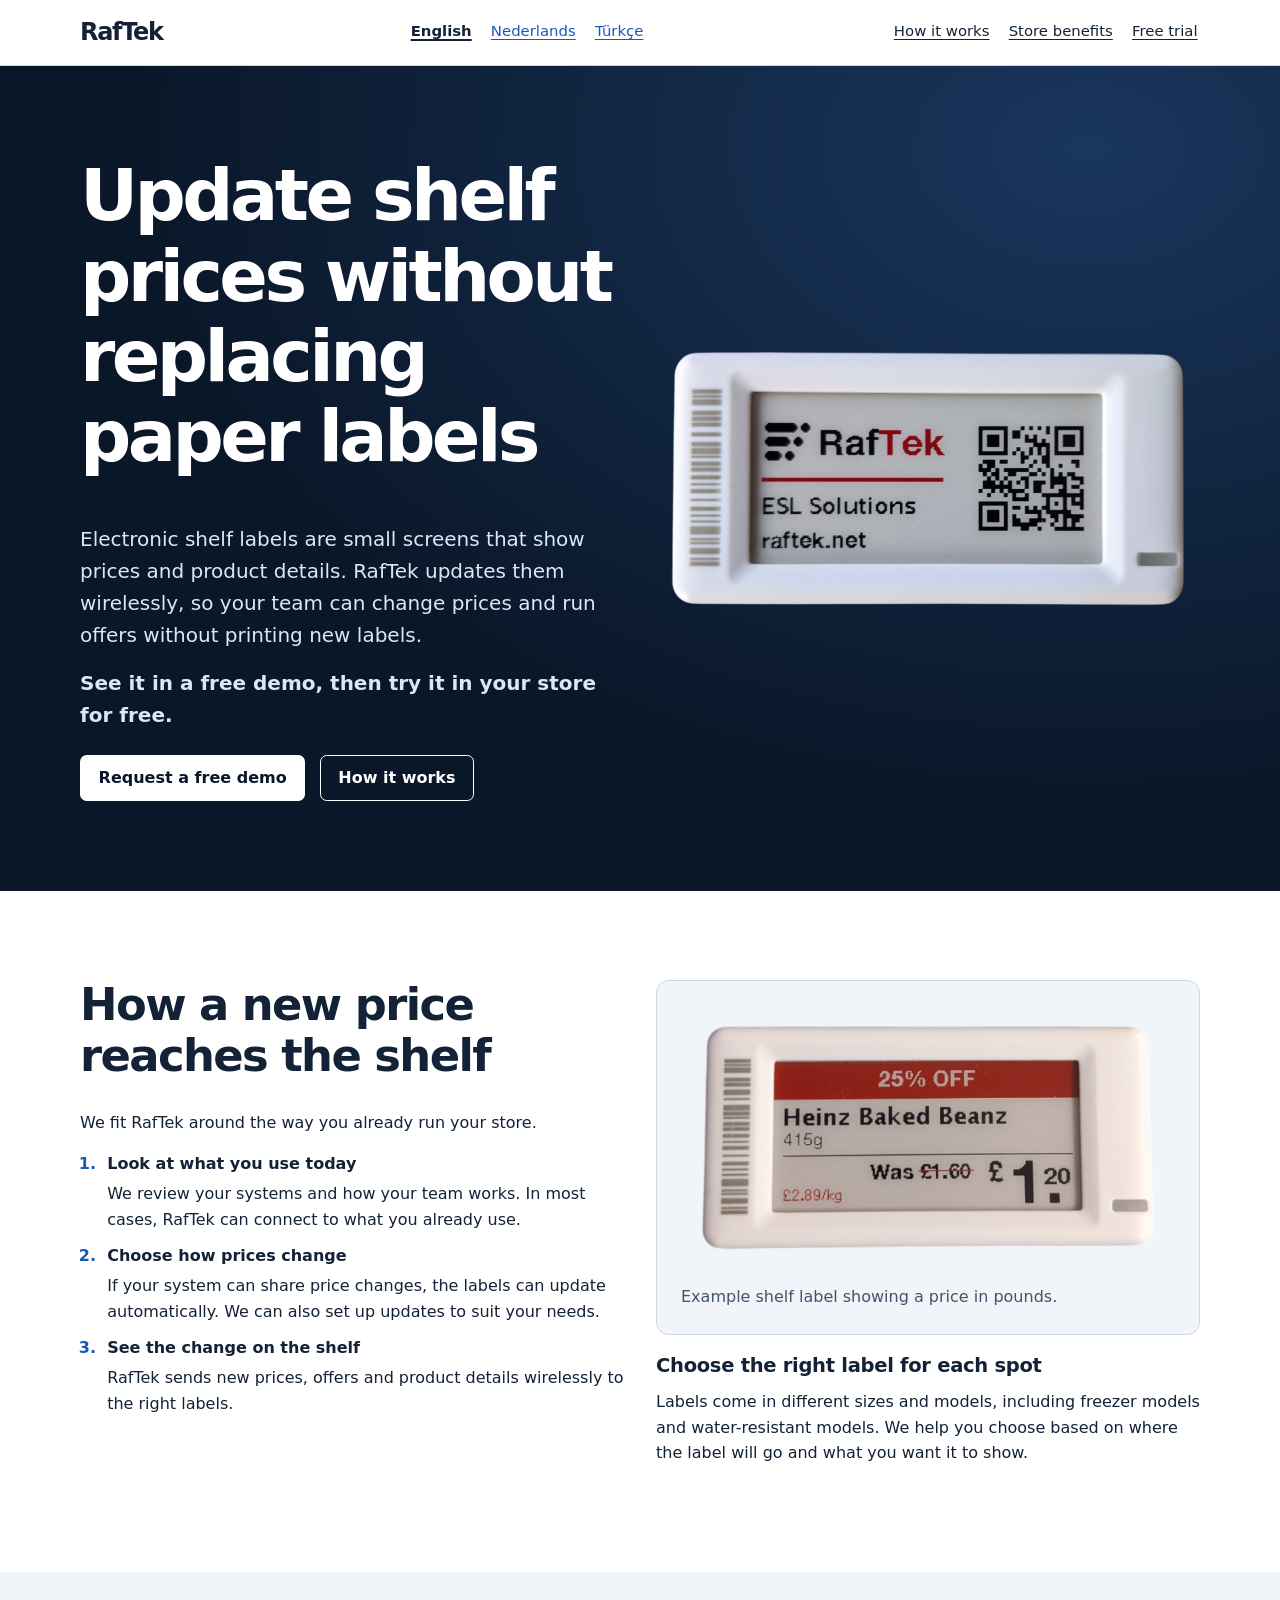
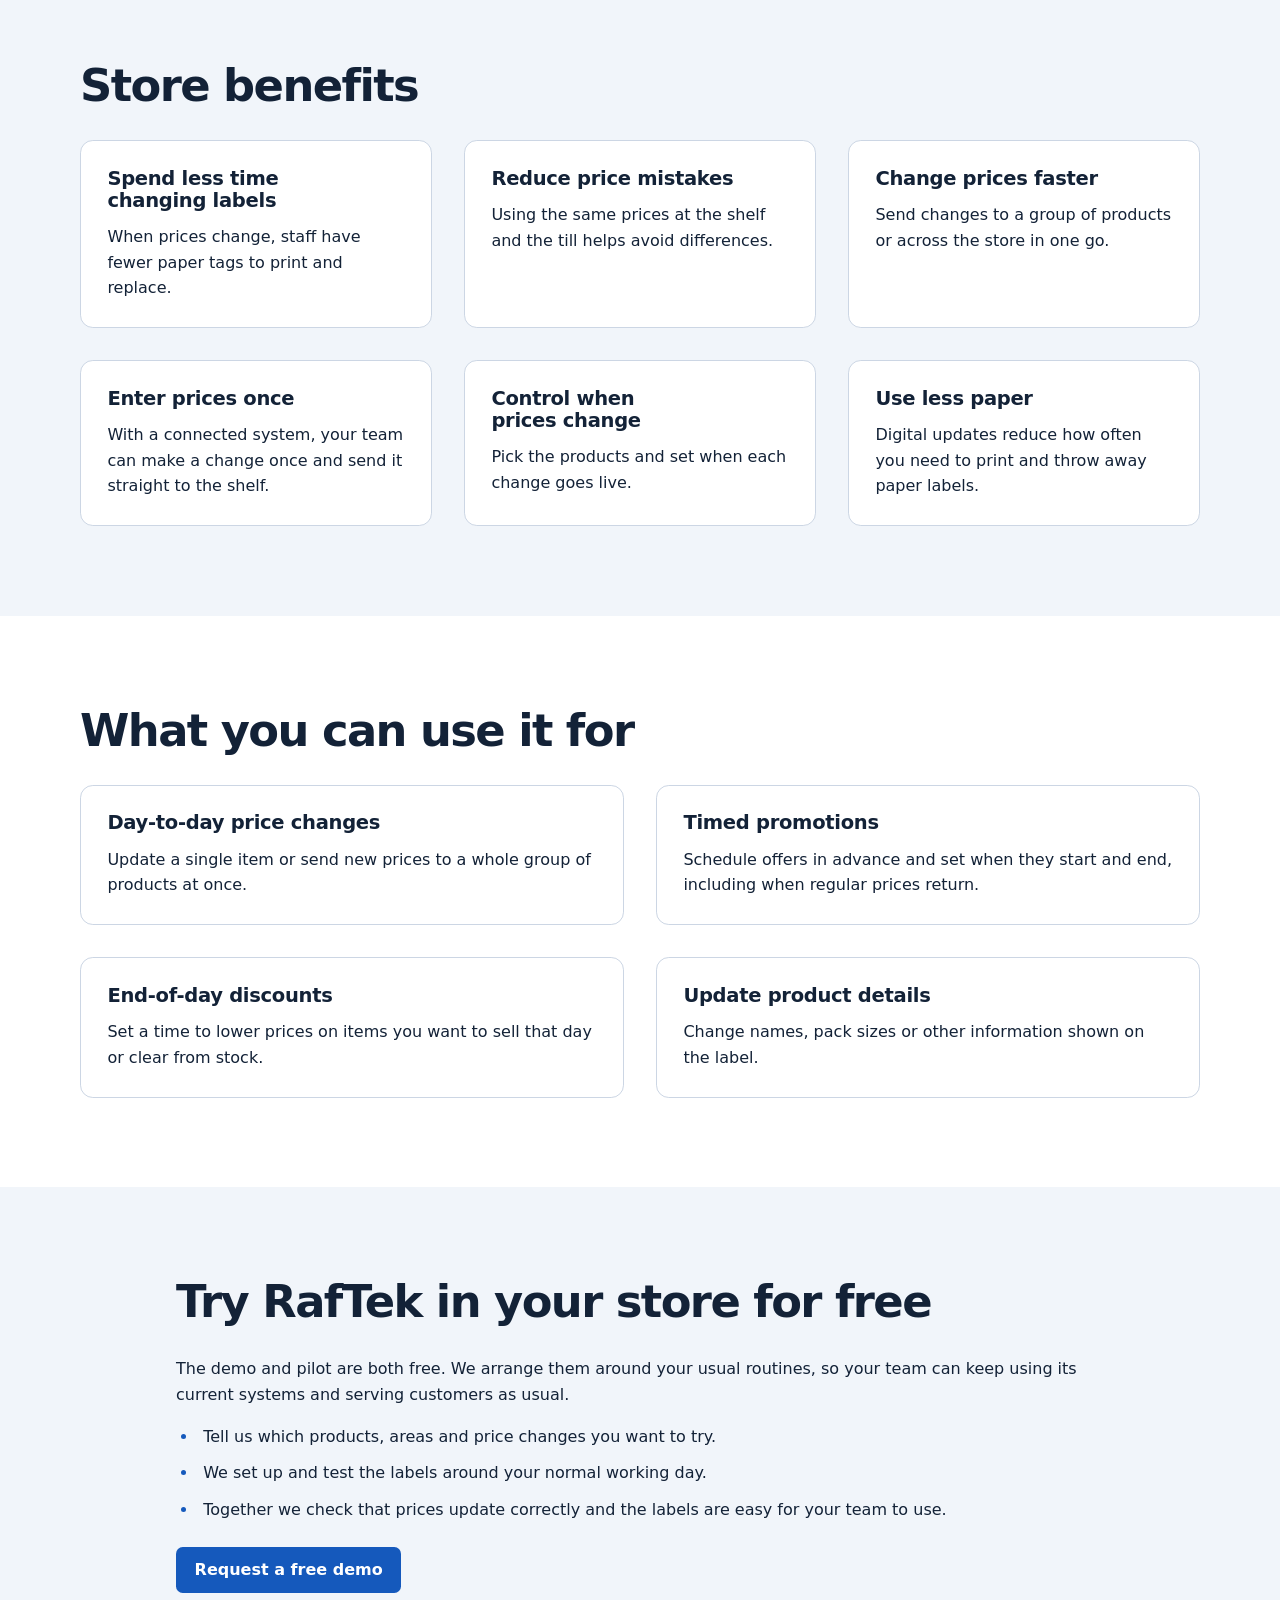
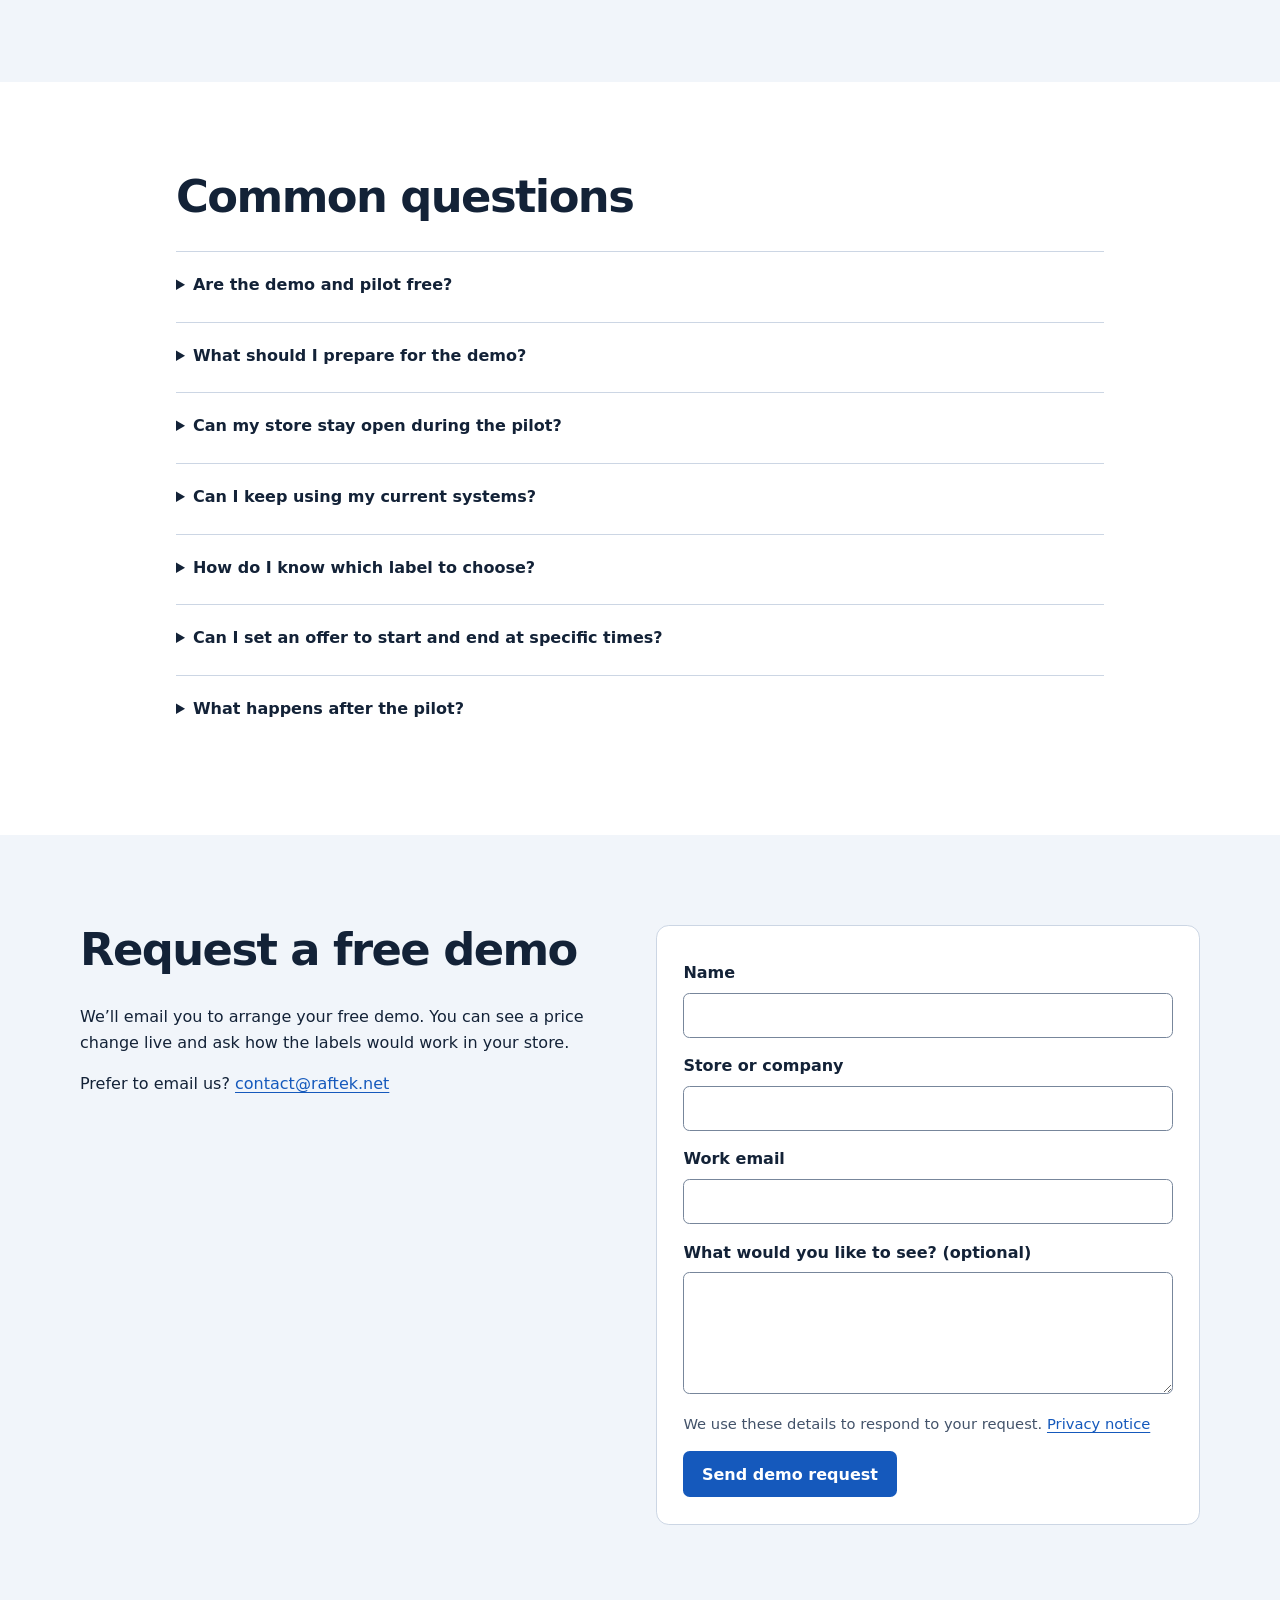
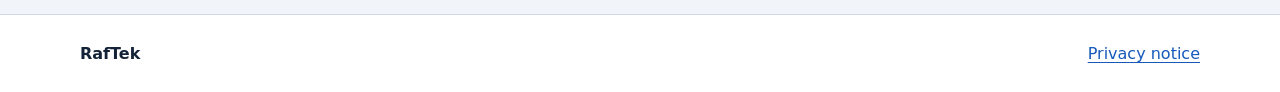
<file: index.html>
<!doctype html>
<html lang="en">
<head>
  <meta charset="utf-8">
  <meta name="viewport" content="width=device-width, initial-scale=1">
  <meta name="theme-color" content="#0a1729">
  <title>Electronic shelf labels for retailers | RafTek</title>
  <meta name="description" content="Update shelf prices wirelessly with RafTek. Choose labels for your store, including freezer and water-resistant models. Ask for a free demo and in-store trial.">
  <link rel="canonical" href="https://raftek.net/">
  <link rel="icon" href="./favicon.svg" type="image/svg+xml">
  <meta property="og:type" content="website">
  <meta property="og:title" content="Electronic shelf labels for retailers | RafTek">
  <meta property="og:description" content="Update shelf prices wirelessly with RafTek. Choose labels for your store, including freezer and water-resistant models. Ask for a free demo and in-store trial.">
  <meta property="og:url" content="https://raftek.net/">
  <meta property="og:image" content="https://raftek.net/assets/raftek-esl-brand.png">
  <meta property="og:image:alt" content="RafTek electronic shelf label with a digital price display">
  <script>
    (() => {
      const titles = {
        "en": "Electronic shelf labels for retailers | RafTek",
        "nl": "Elektronische schaplabels voor winkels | RafTek",
        "tr": "Perakende için elektronik raf etiketleri | RafTek"
      };
      const descriptions = {
        "en": "Update shelf prices wirelessly with RafTek. Choose labels for your store, including freezer and water-resistant models. Ask for a free demo and in-store trial.",
        "nl": "Werk schapprijzen draadloos bij met RafTek. Kies uit verschillende formaten, vriezermodellen en waterbestendige labels. Vraag een gratis demo en proef aan.",
        "tr": "Raf fiyatlarını kablosuz güncelleyin. Farklı boyutlarda, dondurucuya uygun ve suya dayanıklı etiketlerden seçim yapın. Ücretsiz demo ve deneme isteyin."
      };
      const params = new URLSearchParams(window.location.search);
      const requested = params.get("lang");
      const language = requested === "nl" || requested === "tr" ? requested : "en";
      const page = document.documentElement;

      page.dataset.language = language;
      page.lang = language;
      document.title = titles[language];
      document.querySelector('meta[name="description"]').content = descriptions[language];

      if (params.get("sent") === "1") {
        page.dataset.demoSent = "";
      }
    })();
  </script>
  <style>
  :root {
    color-scheme: light;
    --navy: #0a1729;
    --ink: #132237;
    --muted: #43536a;
    --accent: #1559bc;
    --accent-hover: #104895;
    --line: #ccd6e4;
    --panel: #f1f5fa;
    --page: #fff;
    --radius: 0.8rem;
    --space: clamp(3rem, 7vw, 6rem);
  }

  *,
  *::before,
  *::after {
    box-sizing: border-box;
  }

  body {
    margin: 0;
    background: var(--page);
    color: var(--ink);
    font: 1rem/1.6 system-ui, sans-serif;
  }

  html {
    scroll-padding-top: 1rem;
  }

  a {
    color: var(--accent);
    text-underline-offset: 0.17em;
  }

  :focus-visible {
    outline: 3px solid #bd4b04;
    outline-offset: 4px;
  }

  [hidden] {
    display: none !important;
  }

  h1,
  h2,
  h3 {
    margin: 0 0 0.65em;
    line-height: 1.12;
    overflow-wrap: break-word;
    text-wrap: balance;
  }

  h1 {
    max-width: 18ch;
    font-size: clamp(2.5rem, 5.6vw, 4.75rem);
    letter-spacing: -0.05em;
  }

  h2 {
    font-size: clamp(1.75rem, 4vw, 2.8rem);
    letter-spacing: -0.035em;
  }

  h3 {
    font-size: 1.22rem;
    letter-spacing: -0.015em;
  }

  p {
    margin: 0 0 1rem;
  }

  img {
    display: block;
    max-inline-size: 100%;
    block-size: auto;
  }

  .wrap {
    width: min(100% - 2rem, 70rem);
    margin-inline: auto;
  }

  .skip {
    position: absolute;
    inset: 0 auto auto 1rem;
    z-index: 2;
    padding: 0.6rem 1rem;
    transform: translateY(-150%);
    background: var(--page);
  }

  .skip:focus {
    transform: translateY(0.5rem);
  }

  .site-header {
    border-bottom: 1px solid var(--line);
  }

  .header-inner,
  .site-nav,
  .languages,
  .actions {
    display: flex;
    flex-wrap: wrap;
    align-items: center;
    gap: 0.55rem 0.9rem;
  }

  .header-inner {
    justify-content: space-between;
    padding-block: 0.65rem;
  }

  .brand {
    color: inherit;
    font-size: 1.5rem;
    font-weight: 800;
    letter-spacing: -0.055em;
    text-decoration: none;
  }

  .site-nav a,
  .languages a {
    display: inline-flex;
    align-items: center;
    min-block-size: 2.75rem;
    padding-inline: 0.15rem;
    font-size: 0.93rem;
    text-decoration-thickness: 0.08em;
  }

  .site-nav a {
    color: var(--ink);
  }

  .languages [aria-current="page"] {
    color: var(--ink);
    font-weight: 700;
    text-decoration-thickness: 0.15em;
  }

  .hero {
    padding-block: var(--space);
    background: radial-gradient(ellipse at 85% 10%, #19365d 0, var(--navy) 62%);
    color: #fff;
  }

  .hero p {
    color: #dce7f6;
    font-size: clamp(1.05rem, 2vw, 1.25rem);
    max-width: 52ch;
  }

  .hero img {
    width: 100%;
    border-radius: var(--radius);
  }

  .actions {
    margin-top: 1.5rem;
  }

  .button {
    display: inline-flex;
    justify-content: center;
    align-items: center;
    min-block-size: 2.75rem;
    padding: 0.58rem 1.1rem;
    border: 1px solid transparent;
    border-radius: 0.42rem;
    background: var(--accent);
    color: #fff;
    font: inherit;
    font-weight: 700;
    text-align: center;
    text-decoration: none;
    cursor: pointer;
  }

  .button:hover {
    background: var(--accent-hover);
  }

  .button.secondary {
    border-color: currentColor;
    background: transparent;
    color: var(--accent);
  }

  .button.secondary:hover {
    background: #e7eef9;
  }

  .hero .button {
    background: #fff;
    color: var(--navy);
  }

  .hero .button:hover {
    background: #dce7f6;
  }

  .hero .button.secondary {
    background: transparent;
    color: #fff;
  }

  .hero .button.secondary:hover {
    background: #253b59;
  }

  .hero :focus-visible {
    outline-color: #ffc684;
  }

  .section {
    padding-block: var(--space);
  }

  .surface {
    background: var(--panel);
  }

  .grid,
  .split {
    display: grid;
    gap: clamp(1rem, 3vw, 2rem);
  }

  .grid {
    grid-template-columns: repeat(3, minmax(0, 1fr));
  }

  .split {
    grid-template-columns: repeat(2, minmax(0, 1fr));
    align-items: start;
  }

  .hero .split {
    align-items: center;
  }

  .card {
    padding: clamp(1.1rem, 3vw, 1.65rem);
    border: 1px solid var(--line);
    border-radius: var(--radius);
    background: var(--page);
  }

  .card > :last-child {
    margin-bottom: 0;
  }

  .reading {
    max-width: 58rem;
  }

  .steps,
  .pilot-list {
    padding-inline-start: 1.35rem;
  }

  .steps li,
  .pilot-list li {
    padding-inline-start: 0.35rem;
  }

  .steps li::marker,
  .pilot-list li::marker {
    color: var(--accent);
    font-weight: 700;
  }

  .steps li + li,
  .pilot-list li + li {
    margin-top: 0.7rem;
  }

  .steps li p {
    margin: 0.25rem 0 0;
  }

  .product-example {
    margin: 0;
    padding: clamp(0.9rem, 3vw, 1.5rem);
    border: 1px solid var(--line);
    border-radius: var(--radius);
    background: var(--panel);
  }

  .product-example img {
    max-block-size: 24rem;
    margin-inline: auto;
    object-fit: contain;
    border-radius: 0.45rem;
  }

  .product-example figcaption {
    margin-top: 0.8rem;
    color: var(--muted);
  }

  details {
    padding: 0.8rem 0;
    border-top: 1px solid var(--line);
  }

  summary {
    min-block-size: 2.75rem;
    padding-block: 0.45rem;
    font-weight: 700;
    cursor: pointer;
  }

  summary + p,
  summary + div {
    margin-top: 0.4rem;
  }

  .form {
    display: grid;
    gap: 0.45rem;
    align-content: start;
  }

  .form .button {
    justify-self: start;
    margin-top: 0.55rem;
  }

  .field {
    margin-top: 0.5rem;
    font-weight: 650;
  }

  .form input:not([type="hidden"]),
  .form textarea {
    display: block;
    width: 100%;
    min-block-size: 2.75rem;
    padding: 0.55rem 0.75rem;
    border: 1px solid #77869b;
    border-radius: 0.4rem;
    background: var(--page);
    color: var(--ink);
    font: inherit;
  }

  .form textarea {
    resize: vertical;
  }

  .note {
    margin: 0.65rem 0 0;
  }

  .note {
    color: var(--muted);
    font-size: 0.92rem;
  }

  .site-footer {
    padding-block: 1.6rem;
    border-top: 1px solid var(--line);
  }

  .footer-inner {
    display: flex;
    flex-wrap: wrap;
    justify-content: space-between;
    gap: 0.5rem 1.5rem;
  }

  .site-footer a {
    overflow-wrap: anywhere;
  }

  @media (max-width: 51rem) {
    .site-nav {
      flex-basis: 100%;
    }
  }

  @media (max-width: 42rem) {
    .grid,
    .split {
      grid-template-columns: 1fr;
    }
  }

  .label-options {
    margin-block-start: 1.25rem;
  }

  @media (width > 42rem) {
    .use-case-grid {
      grid-template-columns: repeat(2, minmax(0, 1fr));
    }
  }

  .locale {
    display: none;
  }

  html:not([data-language]) [data-page="en"],
  html[data-language="en"] [data-page="en"],
  html[data-language="nl"] [data-page="nl"],
  html[data-language="tr"] [data-page="tr"] {
    display: block;
  }

  .confirmation {
    display: none;
    margin-block: 1.25rem;
    padding: 1rem;
    border-inline-start: 0.3rem solid var(--accent);
    border-radius: 0.35rem;
    background: var(--panel);
  }

  html[data-demo-sent] .confirmation {
    display: block;
  }

  .confirmation p {
    margin: 0;
  }
  </style>
</head>
<body>
<div class="locale" lang="en" data-page="en">
  <a class="skip" href="#main">Skip to content</a>
  <header class="site-header">
    <div class="wrap header-inner">
      <a class="brand" href="?lang=en">RafTek</a>
      <nav class="languages" aria-label="Choose language">
        <a href="?lang=en" lang="en" hreflang="en" aria-current="page">English</a>
        <a href="?lang=nl" lang="nl" hreflang="nl">Nederlands</a>
        <a href="?lang=tr" lang="tr" hreflang="tr">Türkçe</a>
      </nav>
      <nav class="site-nav" aria-label="Main navigation">
        <a href="#how">How it works</a>
        <a href="#benefits">Store benefits</a>
        <a href="#pilot">Free trial</a>
      </nav>
    </div>
  </header>

  <main id="main" tabindex="-1">
    <section class="hero" aria-labelledby="hero-heading">
      <div class="wrap split">
        <div>
          <h1 id="hero-heading">Update shelf prices without replacing paper labels</h1>
          <p>Electronic shelf labels are small screens that show prices and product details. RafTek updates them wirelessly, so your team can change prices and run offers without printing new labels.</p>
          <p><strong>See it in a free demo, then try it in your store for free.</strong></p>
          <div class="actions">
            <a class="button" href="#contact">Request a free demo</a>
            <a class="button secondary" href="#how">How it works</a>
          </div>
        </div>
        <img src="./assets/raftek-esl-brand.png" alt="RafTek electronic shelf label with a digital price display"
             width="989" height="519" fetchpriority="high" decoding="async">
      </div>
    </section>

    <section id="how" class="section" aria-labelledby="how-heading">
      <div class="wrap split">
        <div>
          <h2 id="how-heading">How a new price reaches the shelf</h2>
          <p>We fit RafTek around the way you already run your store.</p>
          <ol class="steps">
            <li><strong>Look at what you use today</strong><p>We review your systems and how your team works. In most cases, RafTek can connect to what you already use.</p></li>
            <li><strong>Choose how prices change</strong><p>If your system can share price changes, the labels can update automatically. We can also set up updates to suit your needs.</p></li>
            <li><strong>See the change on the shelf</strong><p>RafTek sends new prices, offers and product details wirelessly to the right labels.</p></li>
          </ol>
        </div>
        <div>
          <figure class="product-example">
            <img src="./assets/esl-uk.png" alt="Digital shelf label with a product price in pounds" loading="lazy" decoding="async">
            <figcaption>Example shelf label showing a price in pounds.</figcaption>
          </figure>
          <div class="label-options">
            <h3>Choose the right label for each spot</h3>
            <p>Labels come in different sizes and models, including freezer models and water-resistant models. We help you choose based on where the label will go and what you want it to show.</p>
          </div>
        </div>
      </div>
    </section>

    <section id="benefits" class="section surface" aria-labelledby="benefits-heading">
      <div class="wrap">
        <h2 id="benefits-heading">Store benefits</h2>
        <div class="grid">
          <div class="card"><h3>Spend less time changing labels</h3><p>When prices change, staff have fewer paper tags to print and replace.</p></div>
          <div class="card"><h3>Reduce price mistakes</h3><p>Using the same prices at the shelf and the till helps avoid differences.</p></div>
          <div class="card"><h3>Change prices faster</h3><p>Send changes to a group of products or across the store in one go.</p></div>
          <div class="card"><h3>Enter prices once</h3><p>With a connected system, your team can make a change once and send it straight to the shelf.</p></div>
          <div class="card"><h3>Control when prices change</h3><p>Pick the products and set when each change goes live.</p></div>
          <div class="card"><h3>Use less paper</h3><p>Digital updates reduce how often you need to print and throw away paper labels.</p></div>
        </div>
      </div>
    </section>

    <section id="use-cases" class="section" aria-labelledby="use-cases-heading">
      <div class="wrap">
        <h2 id="use-cases-heading">What you can use it for</h2>
        <div class="grid use-case-grid">
          <div class="card"><h3>Day-to-day price changes</h3><p>Update a single item or send new prices to a whole group of products at once.</p></div>
          <div class="card"><h3>Timed promotions</h3><p>Schedule offers in advance and set when they start and end, including when regular prices return.</p></div>
          <div class="card"><h3>End-of-day discounts</h3><p>Set a time to lower prices on items you want to sell that day or clear from stock.</p></div>
          <div class="card"><h3>Update product details</h3><p>Change names, pack sizes or other information shown on the label.</p></div>
        </div>
      </div>
    </section>

    <section id="pilot" class="section surface" aria-labelledby="pilot-heading">
      <div class="wrap reading">
        <h2 id="pilot-heading">Try RafTek in your store for free</h2>
        <p>The demo and pilot are both free. We arrange them around your usual routines, so your team can keep using its current systems and serving customers as usual.</p>
        <ul class="pilot-list">
          <li>Tell us which products, areas and price changes you want to try.</li>
          <li>We set up and test the labels around your normal working day.</li>
          <li>Together we check that prices update correctly and the labels are easy for your team to use.</li>
        </ul>
        <div class="actions"><a class="button" href="#contact">Request a free demo</a></div>
      </div>
    </section>

    <section id="faq" class="section" aria-labelledby="faq-heading">
      <div class="wrap reading">
        <h2 id="faq-heading">Common questions</h2>
        <details><summary>Are the demo and pilot free?</summary><p>Yes, both are free. In the demo, we show a live price change. If you’d like to try it in your store, we agree what to test in the free pilot.</p></details>
        <details><summary>What should I prepare for the demo?</summary><p>Tell us how you change prices today and what you’d like to see. We can then tailor the demo to your store.</p></details>
        <details><summary>Can my store stay open during the pilot?</summary><p>Yes. We plan the setup and testing around your store’s routines so your team can keep serving customers as usual.</p></details>
        <details><summary>Can I keep using my current systems?</summary><p>In most cases, yes. We check what you use and how it can share prices. If you need a different way to send updates, we can set one up with you.</p></details>
        <details><summary>How do I know which label to choose?</summary><p>We look at the shelf space, how much information the label needs to show, and whether it will be exposed to cold or water.</p></details>
        <details><summary>Can I set an offer to start and end at specific times?</summary><p>Yes. You can choose when the offer starts and when the regular price returns.</p></details>
        <details><summary>What happens after the pilot?</summary><p>We look at how it worked with your team. You can then decide whether you want to use RafTek more widely.</p></details>
      </div>
    </section>

    <section id="contact" class="section surface" aria-labelledby="contact-heading">
      <div class="wrap split">
        <div>
          <h2 id="contact-heading">Request a free demo</h2>
          <p>We’ll email you to arrange your free demo. You can see a price change live and ask how the labels would work in your store.</p>
          <div class="confirmation">
            <h3>Thanks for requesting a live demo</h3>
            <p>We’ll email you to agree a time.</p>
          </div>
          <p>Prefer to email us? <a href="mailto:contact@raftek.net">contact@raftek.net</a></p>
        </div>
        <form class="form card" action="https://formsubmit.co/contact@raftek.net" method="post">
          <input type="hidden" name="_subject" value="RafTek EN — Live demo request">
          <input type="hidden" name="_next" value="https://raftek.net/?lang=en&amp;sent=1#contact">
          <input type="hidden" name="_template" value="table">
          <input type="hidden" name="Page language" value="en">
          <div hidden><input type="text" name="_honey" tabindex="-1" autocomplete="off"></div>

          <label class="field" for="name">Name</label>
          <input id="name" name="Name" autocomplete="name" maxlength="120" required>

          <label class="field" for="company">Store or company</label>
          <input id="company" name="Company" autocomplete="organization" maxlength="160" required>

          <label class="field" for="email">Work email</label>
          <input id="email" type="email" name="email" autocomplete="email" maxlength="254" required>

          <label class="field" for="message">What would you like to see? (optional)</label>
          <textarea id="message" name="Message" rows="4" maxlength="1500"></textarea>

          <p class="note">We use these details to respond to your request. <a href="./privacy.html">Privacy notice</a></p>
          <button class="button" type="submit">Send demo request</button>
        </form>
      </div>
    </section>
  </main>

  <footer class="site-footer">
    <div class="wrap footer-inner">
      <strong>RafTek</strong>
      <a href="./privacy.html">Privacy notice</a>
    </div>
  </footer>
</div>

<div class="locale" lang="nl" data-page="nl">
  <a class="skip" href="#nl-main">Direct naar de inhoud</a>
  <header class="site-header">
    <div class="wrap header-inner">
      <a class="brand" href="?lang=nl">RafTek</a>
      <nav class="languages" aria-label="Taal kiezen">
        <a href="?lang=en" lang="en" hreflang="en">English</a>
        <a href="?lang=nl" lang="nl" hreflang="nl" aria-current="page">Nederlands</a>
        <a href="?lang=tr" lang="tr" hreflang="tr">Türkçe</a>
      </nav>
      <nav class="site-nav" aria-label="Hoofdnavigatie">
        <a href="#nl-how">Zo werkt het</a>
        <a href="#nl-benefits">Voordelen voor uw winkel</a>
        <a href="#nl-pilot">Gratis proef</a>
      </nav>
    </div>
  </header>

  <main id="nl-main" tabindex="-1">
    <section class="hero" aria-labelledby="nl-hero-heading">
      <div class="wrap split">
        <div>
          <h1 id="nl-hero-heading">Pas schapprijzen aan zonder papieren labels te vervangen</h1>
          <p>Elektronische schaplabels zijn kleine schermpjes die prijzen en productinformatie tonen. RafTek werkt ze draadloos bij. Zo past uw team prijzen en acties aan zonder nieuwe labels te printen.</p>
          <p><strong>Bekijk een gratis demo en probeer RafTek daarna gratis in uw winkel.</strong></p>
          <div class="actions">
            <a class="button" href="#nl-contact">Vraag een gratis demo aan</a>
            <a class="button secondary" href="#nl-how">Zo werkt het</a>
          </div>
        </div>
        <img src="./assets/raftek-esl-brand.png" alt="Elektronisch schaplabel van RafTek met een digitale prijsweergave"
             width="989" height="519" fetchpriority="high" decoding="async">
      </div>
    </section>

    <section id="nl-how" class="section" aria-labelledby="nl-how-heading">
      <div class="wrap split">
        <div>
          <h2 id="nl-how-heading">Van prijswijziging tot schap</h2>
          <p>We stemmen RafTek af op de manier waarop u nu werkt.</p>
          <ol class="steps">
            <li><strong>Bekijk wat u nu gebruikt</strong><p>We bekijken uw systemen en hoe uw team werkt. Meestal kunnen we RafTek aansluiten op uw huidige systemen.</p></li>
            <li><strong>Kies hoe prijzen veranderen</strong><p>Als uw systeem prijswijzigingen kan doorgeven, kunnen de labels automatisch worden bijgewerkt. We kunnen ook een andere manier van bijwerken instellen die bij u past.</p></li>
            <li><strong>Zie de wijziging op het schap</strong><p>RafTek stuurt nieuwe prijzen, acties en productinformatie draadloos naar de juiste labels.</p></li>
          </ol>
        </div>
        <div>
          <figure class="product-example">
            <img src="./assets/esl-netherlands.png" alt="Digitaal schaplabel met een productprijs in euro’s" loading="lazy" decoding="async">
            <figcaption>Voorbeeld van een schaplabel met een prijs in euro’s.</figcaption>
          </figure>
          <div class="label-options">
            <h3>Kies het juiste label voor elke plek</h3>
            <p>Onze schaplabels zijn er in verschillende formaten en modellen. Er zijn modellen voor vriezers en waterbestendige modellen. Samen kiezen we wat past bij de plek en de informatie die u wilt tonen.</p>
          </div>
        </div>
      </div>
    </section>

    <section id="nl-benefits" class="section surface" aria-labelledby="nl-benefits-heading">
      <div class="wrap">
        <h2 id="nl-benefits-heading">Voordelen voor uw winkel</h2>
        <div class="grid">
          <div class="card"><h3>Minder tijd kwijt aan labels</h3><p>Bij prijswijzigingen hoeft uw team minder papieren labels te printen en te vervangen.</p></div>
          <div class="card"><h3>Minder kans op prijsverschillen</h3><p>Gebruik dezelfde prijzen op het schap en bij de kassa om verschillen te voorkomen.</p></div>
          <div class="card"><h3>Pas prijzen sneller aan</h3><p>Wijzig prijzen voor een groep artikelen of voor de hele winkel in één keer.</p></div>
          <div class="card"><h3>Voer prijzen één keer in</h3><p>Met een koppeling kan uw team een prijs één keer aanpassen en direct naar het schap sturen.</p></div>
          <div class="card"><h3>Bepaal wanneer prijzen veranderen</h3><p>Kies de artikelen en stel in wanneer de nieuwe prijs ingaat.</p></div>
          <div class="card"><h3>Gebruik minder papier</h3><p>Met digitale updates hoeft u minder vaak papieren labels te printen en weg te gooien.</p></div>
        </div>
      </div>
    </section>

    <section id="nl-use-cases" class="section" aria-labelledby="nl-use-cases-heading">
      <div class="wrap">
        <h2 id="nl-use-cases-heading">Waar u het voor kunt gebruiken</h2>
        <div class="grid use-case-grid">
          <div class="card"><h3>Dagelijkse prijswijzigingen</h3><p>Pas de prijs van één artikel aan of stuur nieuwe prijzen tegelijk naar een hele groep artikelen.</p></div>
          <div class="card"><h3>Acties vooraf plannen</h3><p>Stel vooraf in wanneer actieprijzen ingaan en aflopen en wanneer de normale prijzen terugkomen.</p></div>
          <div class="card"><h3>Korting aan het einde van de dag</h3><p>Stel in wanneer de prijs daalt voor artikelen die u die dag wilt verkopen of uit het assortiment haalt.</p></div>
          <div class="card"><h3>Productinformatie bijwerken</h3><p>Wijzig productnamen, verpakkingsgroottes of andere informatie op het label.</p></div>
        </div>
      </div>
    </section>

    <section id="nl-pilot" class="section surface" aria-labelledby="nl-pilot-heading">
      <div class="wrap reading">
        <h2 id="nl-pilot-heading">Probeer RafTek gratis in uw winkel</h2>
        <p>De demo en de proef zijn allebei gratis. We plannen ze rond uw normale werkzaamheden, zodat uw team de huidige systemen kan blijven gebruiken en uw winkel gewoon kan doordraaien.</p>
        <ul class="pilot-list">
          <li>Vertel ons welke artikelen, plekken en prijswijzigingen u wilt testen.</li>
          <li>We plaatsen en testen de labels op momenten die bij uw winkel passen.</li>
          <li>Samen controleren we of de prijzen goed worden bijgewerkt en uw team makkelijk met de labels kan werken.</li>
        </ul>
        <div class="actions"><a class="button" href="#nl-contact">Vraag een gratis demo aan</a></div>
      </div>
    </section>

    <section id="nl-faq" class="section" aria-labelledby="nl-faq-heading">
      <div class="wrap reading">
        <h2 id="nl-faq-heading">Veelgestelde vragen</h2>
        <details><summary>Zijn de demo en de proef gratis?</summary><p>Ja, allebei. Tijdens de demo ziet u een prijs live veranderen. Wilt u het in uw winkel proberen, dan spreken we af wat u tijdens de gratis proef wilt testen.</p></details>
        <details><summary>Wat moet ik voorbereiden voor de demo?</summary><p>Vertel ons hoe u nu prijzen aanpast en wat u graag wilt zien. Dan stemmen we de demo af op uw winkel.</p></details>
        <details><summary>Kan mijn winkel tijdens de proef openblijven?</summary><p>Ja. We passen de installatie en de proef aan uw dagelijkse werk aan, zodat uw team klanten gewoon kan blijven helpen.</p></details>
        <details><summary>Kan ik mijn huidige systemen blijven gebruiken?</summary><p>Meestal wel. We bekijken welke systemen u gebruikt en hoe die prijzen kunnen doorgeven. Als dat anders moet, zoeken we samen een manier die bij u past.</p></details>
        <details><summary>Hoe weet ik welk label ik moet kiezen?</summary><p>We kijken hoeveel plek er op het schap is, wat het label moet tonen en of het bestand moet zijn tegen kou of water.</p></details>
        <details><summary>Kan ik acties op vaste tijden laten beginnen en eindigen?</summary><p>Ja. U kiest wanneer de actieprijs ingaat en wanneer de normale prijs terugkomt.</p></details>
        <details><summary>Wat gebeurt er na de proef?</summary><p>We bespreken samen hoe de proef is gegaan. Daarna beslist u of u RafTek breder wilt gebruiken.</p></details>
      </div>
    </section>

    <section id="nl-contact" class="section surface" aria-labelledby="nl-contact-heading">
      <div class="wrap split">
        <div>
          <h2 id="nl-contact-heading">Vraag een gratis demo aan</h2>
          <p>We mailen u om uw gratis demo in te plannen. U ziet een prijs live veranderen en kunt vragen hoe de labels in uw winkel zouden werken.</p>
          <div class="confirmation">
            <h3>Bedankt voor uw demoaanvraag</h3>
            <p>U krijgt van ons een e-mail om een tijd af te spreken.</p>
          </div>
          <p>Mailt u ons liever rechtstreeks? <a href="mailto:contact@raftek.net">contact@raftek.net</a></p>
        </div>
        <form class="form card" action="https://formsubmit.co/contact@raftek.net" method="post">
          <input type="hidden" name="_subject" value="RafTek NL — Aanvraag voor een live demo">
          <input type="hidden" name="_next" value="https://raftek.net/?lang=nl&amp;sent=1#nl-contact">
          <input type="hidden" name="_template" value="table">
          <input type="hidden" name="Page language" value="nl">
          <div hidden><input type="text" name="_honey" tabindex="-1" autocomplete="off"></div>

          <label class="field" for="nl-name">Naam</label>
          <input id="nl-name" name="Name" autocomplete="name" maxlength="120" required>

          <label class="field" for="nl-company">Winkel of bedrijf</label>
          <input id="nl-company" name="Company" autocomplete="organization" maxlength="160" required>

          <label class="field" for="nl-email">Zakelijk e-mailadres</label>
          <input id="nl-email" type="email" name="email" autocomplete="email" maxlength="254" required>

          <label class="field" for="nl-message">Wat wilt u zien? (optioneel)</label>
          <textarea id="nl-message" name="Message" rows="4" maxlength="1500"></textarea>

          <p class="note">We gebruiken deze gegevens om uw aanvraag te beantwoorden. <a href="./privacy.html">Privacyverklaring</a></p>
          <button class="button" type="submit">Verstuur uw demoaanvraag</button>
        </form>
      </div>
    </section>
  </main>

  <footer class="site-footer">
    <div class="wrap footer-inner">
      <strong>RafTek</strong>
      <a href="./privacy.html">Privacyverklaring</a>
    </div>
  </footer>
</div>

<div class="locale" lang="tr" data-page="tr">
  <a class="skip" href="#tr-main">İçeriğe geç</a>
  <header class="site-header">
    <div class="wrap header-inner">
      <a class="brand" href="?lang=tr">RafTek</a>
      <nav class="languages" aria-label="Dil seçimi">
        <a href="?lang=en" lang="en" hreflang="en">English</a>
        <a href="?lang=nl" lang="nl" hreflang="nl">Nederlands</a>
        <a href="?lang=tr" lang="tr" hreflang="tr" aria-current="page">Türkçe</a>
      </nav>
      <nav class="site-nav" aria-label="Ana menü">
        <a href="#tr-how">Nasıl çalışır?</a>
        <a href="#tr-benefits">Mağazanıza faydaları</a>
        <a href="#tr-pilot">Ücretsiz deneme</a>
      </nav>
    </div>
  </header>

  <main id="tr-main" tabindex="-1">
    <section class="hero" aria-labelledby="tr-hero-heading">
      <div class="wrap split">
        <div>
          <h1 id="tr-hero-heading">Kâğıt etiketleri değiştirmeden raf fiyatlarını güncelleyin</h1>
          <p>Elektronik raf etiketleri, fiyat ve ürün bilgisi gösteren küçük ekranlardır. RafTek bu etiketleri kablosuz günceller. Böylece ekibiniz yeni etiket basmadan fiyatları değiştirebilir ve kampanya yapabilir.</p>
          <p><strong>Ücretsiz demoda nasıl çalıştığını görün, ardından mağazanızda ücretsiz deneyin.</strong></p>
          <div class="actions">
            <a class="button" href="#tr-contact">Ücretsiz demo talep edin</a>
            <a class="button secondary" href="#tr-how">Nasıl çalışır?</a>
          </div>
        </div>
        <img src="./assets/raftek-esl-brand.png" alt="Dijital fiyat gösteren RafTek elektronik raf etiketi"
             width="989" height="519" fetchpriority="high" decoding="async">
      </div>
    </section>

    <section id="tr-how" class="section" aria-labelledby="tr-how-heading">
      <div class="wrap split">
        <div>
          <h2 id="tr-how-heading">Yeni fiyat rafa nasıl ulaşır?</h2>
          <p>RafTek’i mağazanızın mevcut işleyişine göre kuruyoruz.</p>
          <ol class="steps">
            <li><strong>Şu anda ne kullandığınıza bakalım</strong><p>Kullandığınız sistemleri ve ekibinizin nasıl çalıştığını inceliyoruz. Çoğu durumda RafTek’i mevcut sistemlerinize bağlayabiliyoruz.</p></li>
            <li><strong>Fiyatların nasıl güncelleneceğini seçin</strong><p>Sisteminiz fiyat değişikliklerini paylaşabiliyorsa raf etiketleri otomatik olarak güncellenebilir. İhtiyacınıza göre başka bir güncelleme yöntemi de kurabiliriz.</p></li>
            <li><strong>Yeni fiyatı rafta görün</strong><p>RafTek yeni fiyatları, kampanyaları ve ürün bilgilerini doğru etiketlere kablosuz olarak gönderir.</p></li>
          </ol>
        </div>
        <div>
          <figure class="product-example">
            <img src="./assets/esl-turkey-promo.png" alt="Kampanya fiyatı gösteren dijital raf etiketi" loading="lazy" decoding="async">
            <figcaption>Kampanya fiyatı gösteren bir raf etiketi örneği.</figcaption>
          </figure>
          <div class="label-options">
            <h3>Her alan için uygun raf etiketi</h3>
            <p>Farklı boyut ve modellerde raf etiketlerimiz var. Dondurucular için modellerimiz ve suya dayanıklı seçeneklerimiz de var. Etiketin takılacağı yere ve göstermek istediğiniz bilgilere göre birlikte seçim yaparız.</p>
          </div>
        </div>
      </div>
    </section>

    <section id="tr-benefits" class="section surface" aria-labelledby="tr-benefits-heading">
      <div class="wrap">
        <h2 id="tr-benefits-heading">Mağazanıza faydaları</h2>
        <div class="grid">
          <div class="card"><h3>Etiket değiştirmeye daha az zaman ayırın</h3><p>Fiyat değiştiğinde mağaza ekibiniz daha az kâğıt etiket basar ve değiştirir.</p></div>
          <div class="card"><h3>Fiyat hatalarını azaltın</h3><p>Rafta ve kasada aynı fiyatları kullanmak, fiyat farklarını azaltmaya yardımcı olur.</p></div>
          <div class="card"><h3>Fiyatları daha hızlı değiştirin</h3><p>Bir ürün grubunun veya tüm mağazanın fiyatlarını tek seferde güncelleyin.</p></div>
          <div class="card"><h3>Fiyatı bir kez girin</h3><p>Sistemler bağlıysa ekibiniz fiyatı bir kez değiştirip doğrudan raf etiketine gönderebilir.</p></div>
          <div class="card"><h3>Fiyatın ne zaman değişeceğini belirleyin</h3><p>Ürünleri seçin ve yeni fiyatın ne zaman geçerli olacağını belirleyin.</p></div>
          <div class="card"><h3>Daha az kâğıt kullanın</h3><p>Dijital güncellemeler sayesinde daha az kâğıt etiket basar ve atarsınız.</p></div>
        </div>
      </div>
    </section>

    <section id="tr-use-cases" class="section" aria-labelledby="tr-use-cases-heading">
      <div class="wrap">
        <h2 id="tr-use-cases-heading">Nerelerde kullanabilirsiniz?</h2>
        <div class="grid use-case-grid">
          <div class="card"><h3>Günlük fiyat değişiklikleri</h3><p>Tek bir ürünün fiyatını değiştirin veya bir ürün grubuna yeni fiyatları topluca gönderin.</p></div>
          <div class="card"><h3>Zamanlanmış kampanyalar</h3><p>Kampanyanın ne zaman başlayacağını, biteceğini ve normal fiyata ne zaman dönüleceğini önceden belirleyin.</p></div>
          <div class="card"><h3>Gün sonu indirimleri</h3><p>Elinizde fazla kalan veya o gün satmak istediğiniz ürünleri ne zaman indirime alacağınızı planlayın.</p></div>
          <div class="card"><h3>Ürün bilgilerini güncelleyin</h3><p>Etiketteki ürün adını, paket boyutunu veya başka bilgileri değiştirin.</p></div>
        </div>
      </div>
    </section>

    <section id="tr-pilot" class="section surface" aria-labelledby="tr-pilot-heading">
      <div class="wrap reading">
        <h2 id="tr-pilot-heading">RafTek’i mağazanızda ücretsiz deneyin</h2>
        <p>Hem demo hem de mağazanızdaki deneme ücretsizdir. Bunları mevcut işleyişinize göre planlarız. Böylece ekibiniz bunun için sistem değiştirmeden müşterilere hizmet vermeye devam eder.</p>
        <ul class="pilot-list">
          <li>Hangi ürünlerde, alanlarda ve fiyat değişikliklerinde denemek istediğinizi bize söyleyin.</li>
          <li>Etiketleri mağazanızın günlük işini aksatmadan kurup deneriz.</li>
          <li>Fiyatların doğru güncellendiğini ve ekibinizin etiketleri kolayca kullanabildiğini birlikte kontrol ederiz.</li>
        </ul>
        <div class="actions"><a class="button" href="#tr-contact">Ücretsiz demo talep edin</a></div>
      </div>
    </section>

    <section id="tr-faq" class="section" aria-labelledby="tr-faq-heading">
      <div class="wrap reading">
        <h2 id="tr-faq-heading">Sık sorulan sorular</h2>
        <details><summary>Demo ve pilot uygulama ücretsiz mi?</summary><p>Evet, ikisi de ücretsiz. Demoda bir fiyatın etikette nasıl değiştiğini canlı olarak görürsünüz. Mağazanızda denemek isterseniz, ücretsiz denemede neleri test edeceğimizi birlikte seçeriz.</p></details>
        <details><summary>Demo için ne hazırlamalıyım?</summary><p>Fiyatları şu anda nasıl değiştirdiğinizi ve demoda ne görmek istediğinizi söylemeniz yeterli. Demoyu mağazanıza göre hazırlarız.</p></details>
        <details><summary>Deneme sırasında mağazam açık kalabilir mi?</summary><p>Evet. Kurulumu ve denemeyi günlük işleyişinize göre planlarız, böylece ekibiniz müşterilere her zamanki gibi hizmet verebilir.</p></details>
        <details><summary>Mevcut sistemlerimi kullanmaya devam edebilir miyim?</summary><p>Çoğu durumda evet. Kullandığınız sistemlerin fiyatları nasıl paylaşabildiğine bakarız. Gerekirse size uygun başka bir güncelleme yöntemi belirleriz.</p></details>
        <details><summary>Hangi etiketi seçmeliyim?</summary><p>Raftaki boş alana, etikette hangi bilgilerin yer alacağına ve etiketin soğuğa ya da suya maruz kalıp kalmayacağına bakarız.</p></details>
        <details><summary>Kampanyaları önceden planlayabilir miyim?</summary><p>Evet. Kampanya fiyatının ne zaman başlayacağını ve ne zaman normal fiyata dönüleceğini seçebilirsiniz.</p></details>
        <details><summary>Deneme bittikten sonra ne olur?</summary><p>Sonuçları ekibinizle birlikte değerlendiririz. Ardından RafTek’i daha geniş kapsamda kullanmak isteyip istemediğinize siz karar verirsiniz.</p></details>
      </div>
    </section>

    <section id="tr-contact" class="section surface" aria-labelledby="tr-contact-heading">
      <div class="wrap split">
        <div>
          <h2 id="tr-contact-heading">Ücretsiz demo talep edin</h2>
          <p>Ücretsiz demo için size e-postayla ulaşıp bir zaman belirleyeceğiz. Bir fiyatın nasıl değiştiğini canlı olarak görebilir ve etiketlerin mağazanızda nasıl çalışacağını sorabilirsiniz.</p>
          <div class="confirmation">
            <h3>Demo talebiniz için teşekkür ederiz</h3>
            <p>Uygun bir zaman belirlemek için size e-posta göndereceğiz.</p>
          </div>
          <p>Bize doğrudan e-posta göndermek ister misiniz? <a href="mailto:contact@raftek.net">contact@raftek.net</a></p>
        </div>
        <form class="form card" action="https://formsubmit.co/contact@raftek.net" method="post">
          <input type="hidden" name="_subject" value="RafTek TR — Canlı demo talebi">
          <input type="hidden" name="_next" value="https://raftek.net/?lang=tr&amp;sent=1#tr-contact">
          <input type="hidden" name="_template" value="table">
          <input type="hidden" name="Page language" value="tr">
          <div hidden><input type="text" name="_honey" tabindex="-1" autocomplete="off"></div>

          <label class="field" for="tr-name">Adınız</label>
          <input id="tr-name" name="Name" autocomplete="name" maxlength="120" required>

          <label class="field" for="tr-company">Mağaza veya işletme adı</label>
          <input id="tr-company" name="Company" autocomplete="organization" maxlength="160" required>

          <label class="field" for="tr-email">İş e-posta adresiniz</label>
          <input id="tr-email" type="email" name="email" autocomplete="email" maxlength="254" required>

          <label class="field" for="tr-message">Demoda ne görmek istersiniz? (isteğe bağlı)</label>
          <textarea id="tr-message" name="Message" rows="4" maxlength="1500"></textarea>

          <p class="note">Bilgilerinizi talebinize yanıt vermek için kullanıyoruz. <a href="./privacy.html">Gizlilik bildirimi</a></p>
          <button class="button" type="submit">Demo talebini gönder</button>
        </form>
      </div>
    </section>
  </main>

  <footer class="site-footer">
    <div class="wrap footer-inner">
      <strong>RafTek</strong>
      <a href="./privacy.html">Gizlilik bildirimi</a>
    </div>
  </footer>
</div>
</body>
</html>
</file>
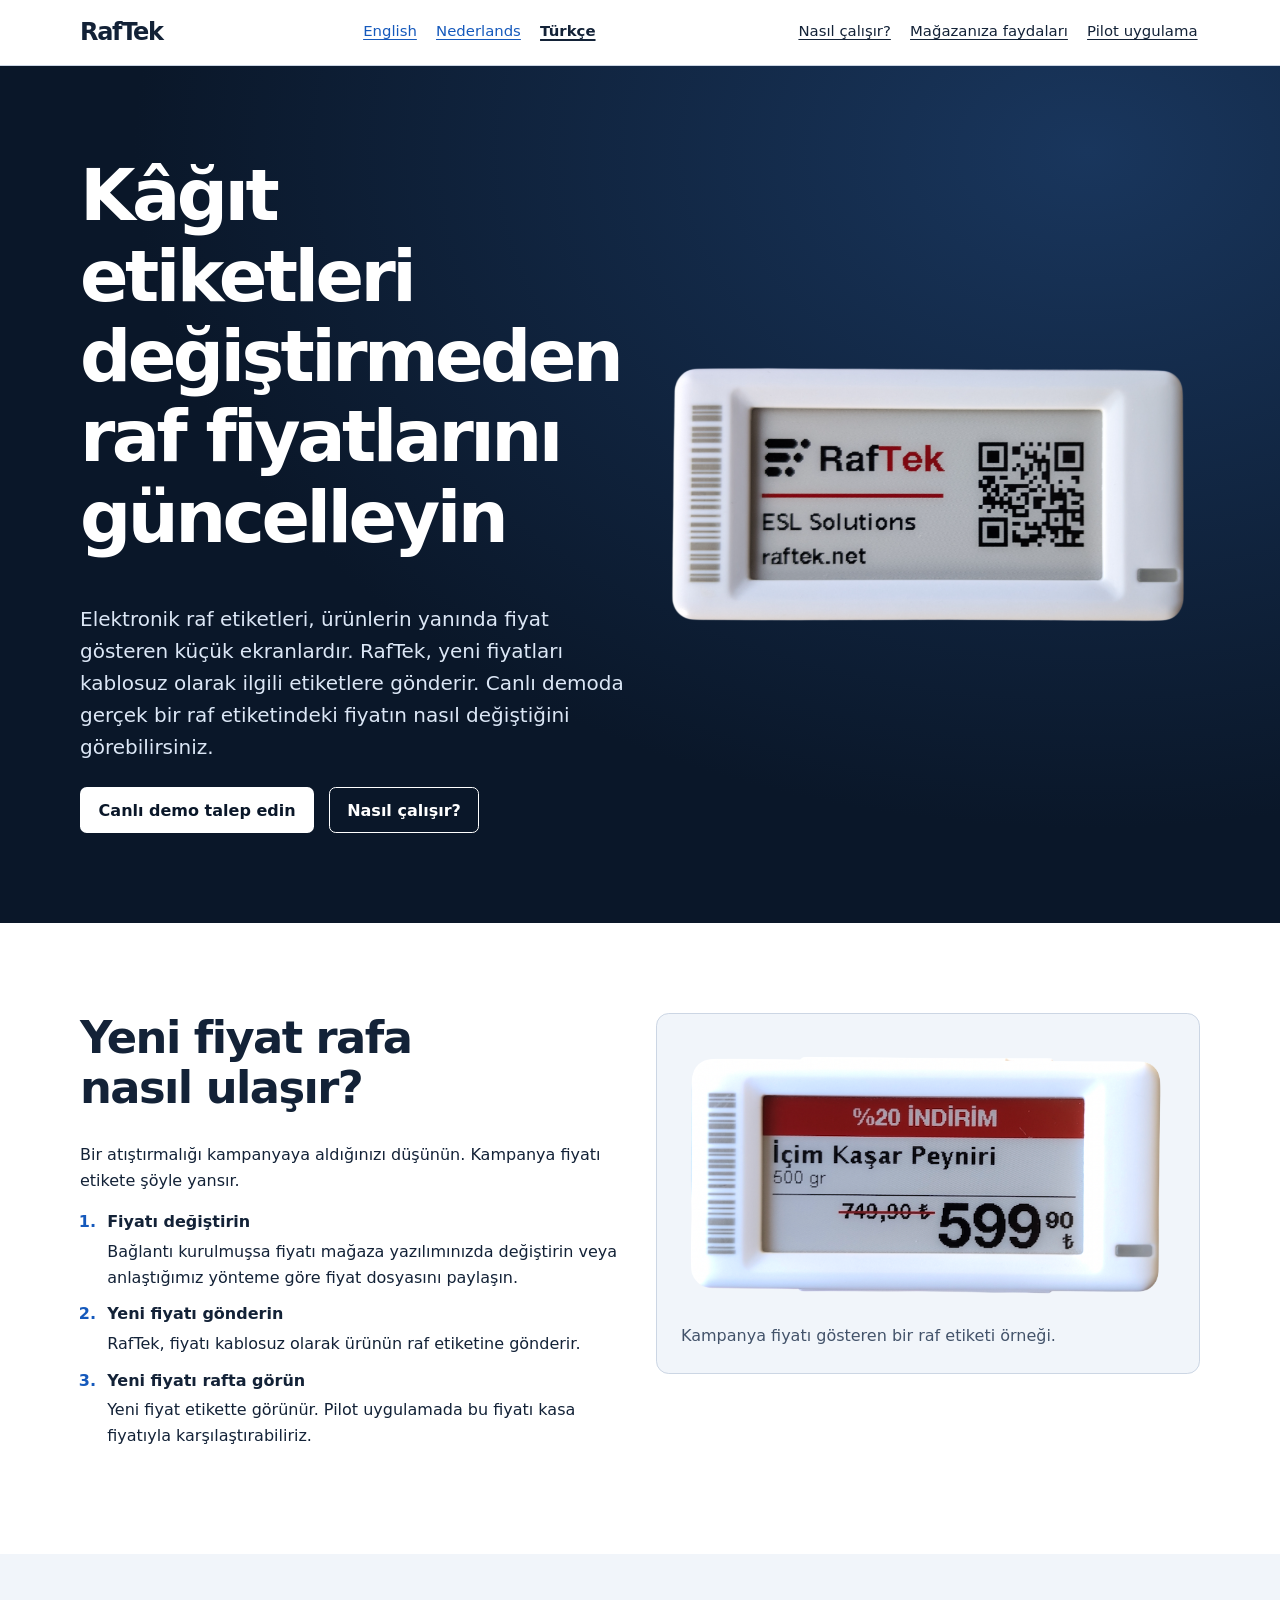
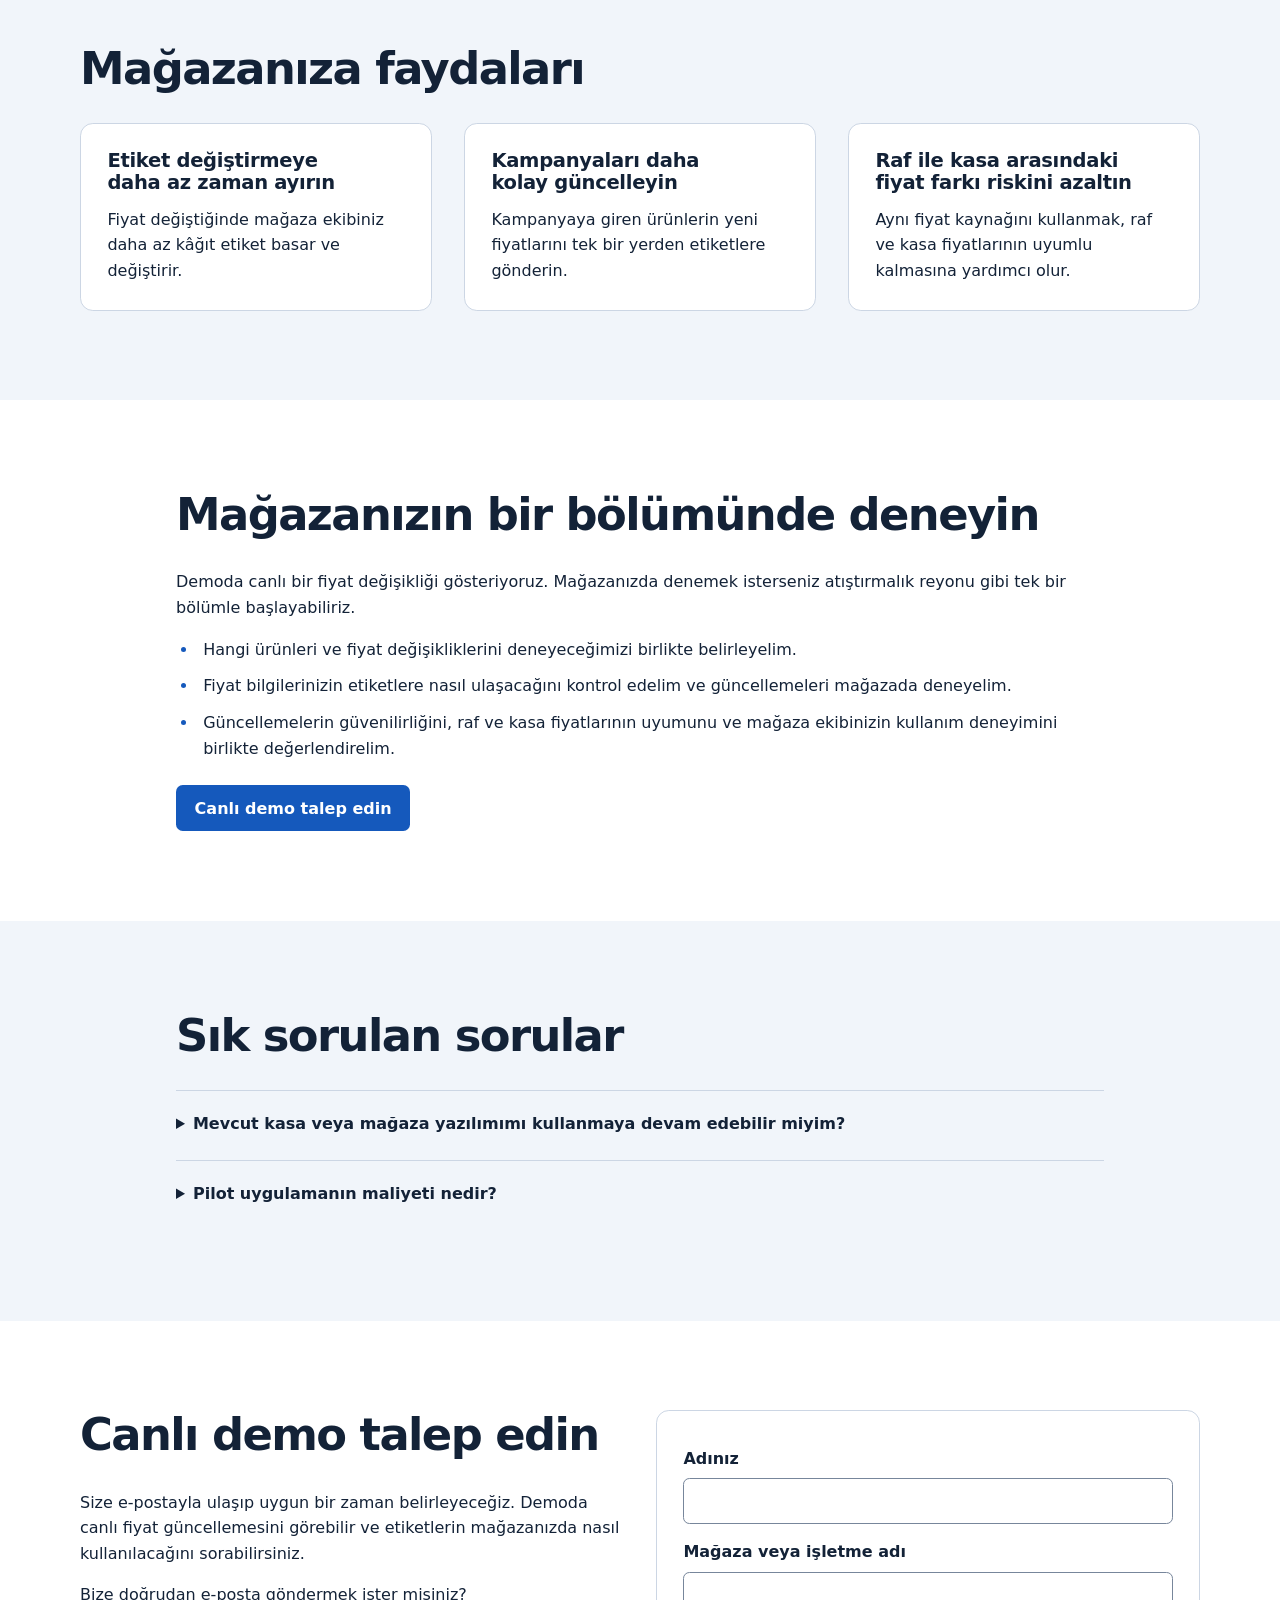
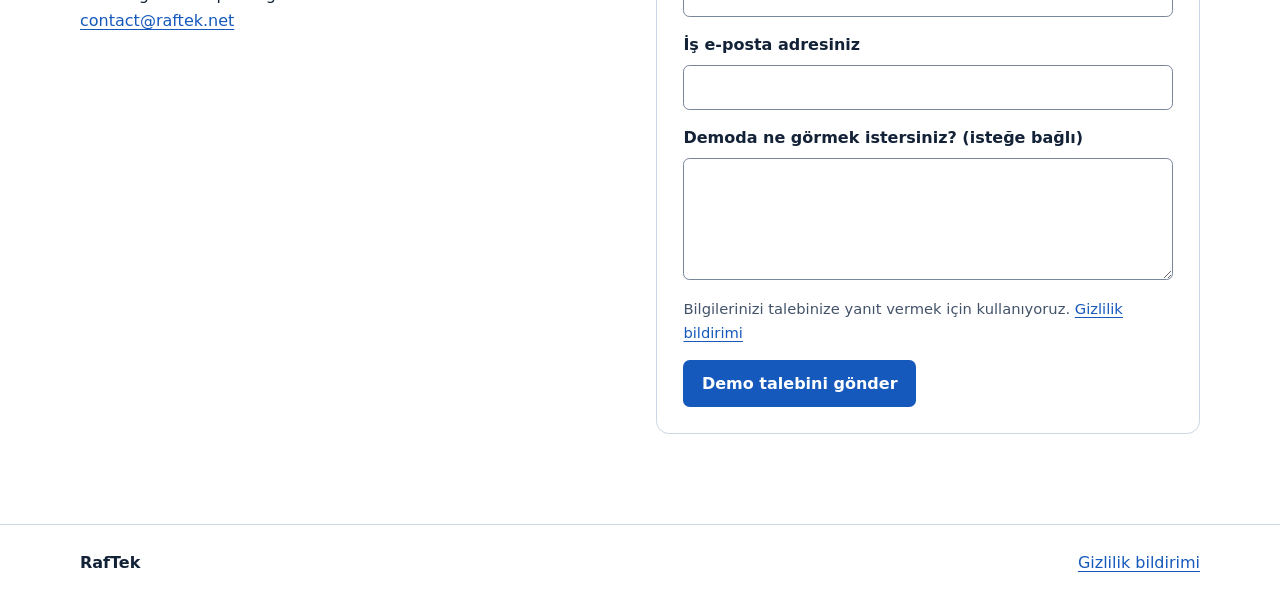
<file: index (1).html>
<!doctype html>
<html lang="tr">
<head>
  <meta charset="utf-8">
  <meta name="viewport" content="width=device-width, initial-scale=1">
  <meta name="theme-color" content="#0a1729">
  <link rel="stylesheet" href="../raftek-pilot.css">
  <link rel="icon" href="../favicon.svg" type="image/svg+xml">
  <title>Perakende için elektronik raf etiketleri | RafTek</title>
  <meta name="description" content="Raf fiyatlarının kablosuz olarak nasıl güncellendiğini öğrenin, canlı demo talep edin ve mağazanızın bir bölümünde pilot uygulamayı görüşün.">
  <link rel="canonical" href="https://raftek.net/tr/">
  <link rel="alternate" hreflang="en" href="https://raftek.net/">
  <link rel="alternate" hreflang="nl" href="https://raftek.net/nl/">
  <link rel="alternate" hreflang="tr" href="https://raftek.net/tr/">
  <link rel="alternate" hreflang="x-default" href="https://raftek.net/">
  <meta property="og:type" content="website">
  <meta property="og:title" content="Perakende için elektronik raf etiketleri | RafTek">
  <meta property="og:description" content="Raf fiyatlarının kablosuz olarak nasıl güncellendiğini öğrenin, canlı demo talep edin ve mağazanızın bir bölümünde pilot uygulamayı görüşün.">
  <meta property="og:url" content="https://raftek.net/tr/">
  <meta property="og:image" content="https://raftek.net/assets/raftek-esl-brand.png">
  <meta property="og:image:alt" content="Dijital fiyat gösteren RafTek elektronik raf etiketi">
</head>
<body>
  <a class="skip" href="#main">İçeriğe geç</a>
  <header class="site-header">
    <div class="wrap header-inner">
      <a class="brand" href="./">RafTek</a>
      <nav class="languages" aria-label="Dil seçimi">
        <a href="../" lang="en" hreflang="en">English</a>
        <a href="../nl/" lang="nl" hreflang="nl">Nederlands</a>
        <a href="./" lang="tr" hreflang="tr" aria-current="page">Türkçe</a>
      </nav>
      <nav class="site-nav" aria-label="Ana menü">
        <a href="#how">Nasıl çalışır?</a>
        <a href="#benefits">Mağazanıza faydaları</a>
        <a href="#pilot">Pilot uygulama</a>
      </nav>
    </div>
  </header>

  <main id="main" tabindex="-1">
    <section class="hero" aria-labelledby="hero-heading">
      <div class="wrap split">
        <div>
          <h1 id="hero-heading">Kâğıt etiketleri değiştirmeden raf fiyatlarını güncelleyin</h1>
          <p>Elektronik raf etiketleri, ürünlerin yanında fiyat gösteren küçük ekranlardır. RafTek, yeni fiyatları kablosuz olarak ilgili etiketlere gönderir. Canlı demoda gerçek bir raf etiketindeki fiyatın nasıl değiştiğini görebilirsiniz.</p>
          <div class="actions">
            <a class="button" href="#contact">Canlı demo talep edin</a>
            <a class="button secondary" href="#how">Nasıl çalışır?</a>
          </div>
        </div>
        <img src="../assets/raftek-esl-brand.png" alt="Dijital fiyat gösteren RafTek elektronik raf etiketi"
             width="989" height="519" fetchpriority="high" decoding="async">
      </div>
    </section>

    <section id="how" class="section" aria-labelledby="how-heading">
      <div class="wrap split">
        <div>
          <h2 id="how-heading">Yeni fiyat rafa nasıl ulaşır?</h2>
          <p>Bir atıştırmalığı kampanyaya aldığınızı düşünün. Kampanya fiyatı etikete şöyle yansır.</p>
          <ol class="steps">
            <li><strong>Fiyatı değiştirin</strong><p>Bağlantı kurulmuşsa fiyatı mağaza yazılımınızda değiştirin veya anlaştığımız yönteme göre fiyat dosyasını paylaşın.</p></li>
            <li><strong>Yeni fiyatı gönderin</strong><p>RafTek, fiyatı kablosuz olarak ürünün raf etiketine gönderir.</p></li>
            <li><strong>Yeni fiyatı rafta görün</strong><p>Yeni fiyat etikette görünür. Pilot uygulamada bu fiyatı kasa fiyatıyla karşılaştırabiliriz.</p></li>
          </ol>
        </div>
        <figure class="product-example">
          <img src="../assets/esl-turkey-promo.png" alt="Kampanya fiyatı gösteren dijital raf etiketi" loading="lazy" decoding="async">
          <figcaption>Kampanya fiyatı gösteren bir raf etiketi örneği.</figcaption>
        </figure>
      </div>
    </section>

    <section id="benefits" class="section surface" aria-labelledby="benefits-heading">
      <div class="wrap">
        <h2 id="benefits-heading">Mağazanıza faydaları</h2>
        <div class="grid">
          <div class="card"><h3>Etiket değiştirmeye daha az zaman ayırın</h3><p>Fiyat değiştiğinde mağaza ekibiniz daha az kâğıt etiket basar ve değiştirir.</p></div>
          <div class="card"><h3>Kampanyaları daha kolay güncelleyin</h3><p>Kampanyaya giren ürünlerin yeni fiyatlarını tek bir yerden etiketlere gönderin.</p></div>
          <div class="card"><h3>Raf ile kasa arasındaki fiyat farkı riskini azaltın</h3><p>Aynı fiyat kaynağını kullanmak, raf ve kasa fiyatlarının uyumlu kalmasına yardımcı olur.</p></div>
        </div>
      </div>
    </section>

    <section id="pilot" class="section" aria-labelledby="pilot-heading">
      <div class="wrap reading">
        <h2 id="pilot-heading">Mağazanızın bir bölümünde deneyin</h2>
        <p>Demoda canlı bir fiyat değişikliği gösteriyoruz. Mağazanızda denemek isterseniz atıştırmalık reyonu gibi tek bir bölümle başlayabiliriz.</p>
        <ul class="pilot-list">
          <li>Hangi ürünleri ve fiyat değişikliklerini deneyeceğimizi birlikte belirleyelim.</li>
          <li>Fiyat bilgilerinizin etiketlere nasıl ulaşacağını kontrol edelim ve güncellemeleri mağazada deneyelim.</li>
          <li>Güncellemelerin güvenilirliğini, raf ve kasa fiyatlarının uyumunu ve mağaza ekibinizin kullanım deneyimini birlikte değerlendirelim.</li>
        </ul>
        <div class="actions"><a class="button" href="#contact">Canlı demo talep edin</a></div>
      </div>
    </section>

    <section id="faq" class="section surface" aria-labelledby="faq-heading">
      <div class="wrap reading">
        <h2 id="faq-heading">Sık sorulan sorular</h2>
        <details><summary>Mevcut kasa veya mağaza yazılımımı kullanmaya devam edebilir miyim?</summary><p>Yazılımınızın hangi ürün ve fiyat bilgilerini paylaşabildiğini kontrol ederiz. Mikro ile bağlantı, kullandığınız sürüme ve sizin ya da bayinizin verebildiği erişime bağlıdır. Bazı durumlarda fiyatları Excel veya başka bir dosyadan almak da mümkündür.</p></details>
        <details><summary>Pilot uygulamanın maliyeti nedir?</summary><p>Maliyet etiket sayısına, fiyat bilgilerinin nasıl iletileceğine ve mağazada gereken kuruluma göre değişir. Başlamaya karar vermeden önce kapsamı görüşebiliriz.</p></details>
      </div>
    </section>

    <section id="contact" class="section" aria-labelledby="contact-heading">
      <div class="wrap split">
        <div>
          <h2 id="contact-heading">Canlı demo talep edin</h2>
          <p>Size e-postayla ulaşıp uygun bir zaman belirleyeceğiz. Demoda canlı fiyat güncellemesini görebilir ve etiketlerin mağazanızda nasıl kullanılacağını sorabilirsiniz.</p>
          <p>Bize doğrudan e-posta göndermek ister misiniz? <a href="mailto:contact@raftek.net">contact@raftek.net</a></p>
        </div>
        <form class="form card" action="https://formsubmit.co/contact@raftek.net" method="post">
          <input type="hidden" name="_subject" value="RafTek TR — Canlı demo talebi">
          <input type="hidden" name="_next" value="https://raftek.net/tr/thanks.html">
          <input type="hidden" name="_template" value="table">
          <input type="hidden" name="Page language" value="tr">
          <div hidden><input type="text" name="_honey" tabindex="-1" autocomplete="off"></div>

          <label class="field" for="name">Adınız</label>
          <input id="name" name="Name" autocomplete="name" maxlength="120" required>

          <label class="field" for="company">Mağaza veya işletme adı</label>
          <input id="company" name="Company" autocomplete="organization" maxlength="160" required>

          <label class="field" for="email">İş e-posta adresiniz</label>
          <input id="email" type="email" name="email" autocomplete="email" maxlength="254" required>

          <label class="field" for="message">Demoda ne görmek istersiniz? (isteğe bağlı)</label>
          <textarea id="message" name="Message" rows="4" maxlength="1500"></textarea>

          <p class="note">Bilgilerinizi talebinize yanıt vermek için kullanıyoruz. <a href="../privacy.html">Gizlilik bildirimi</a></p>
          <button class="button" type="submit">Demo talebini gönder</button>
        </form>
      </div>
    </section>
  </main>

  <footer class="site-footer">
    <div class="wrap footer-inner">
      <strong>RafTek</strong>
      <a href="../privacy.html">Gizlilik bildirimi</a>
    </div>
  </footer>
</body>
</html>
</file>
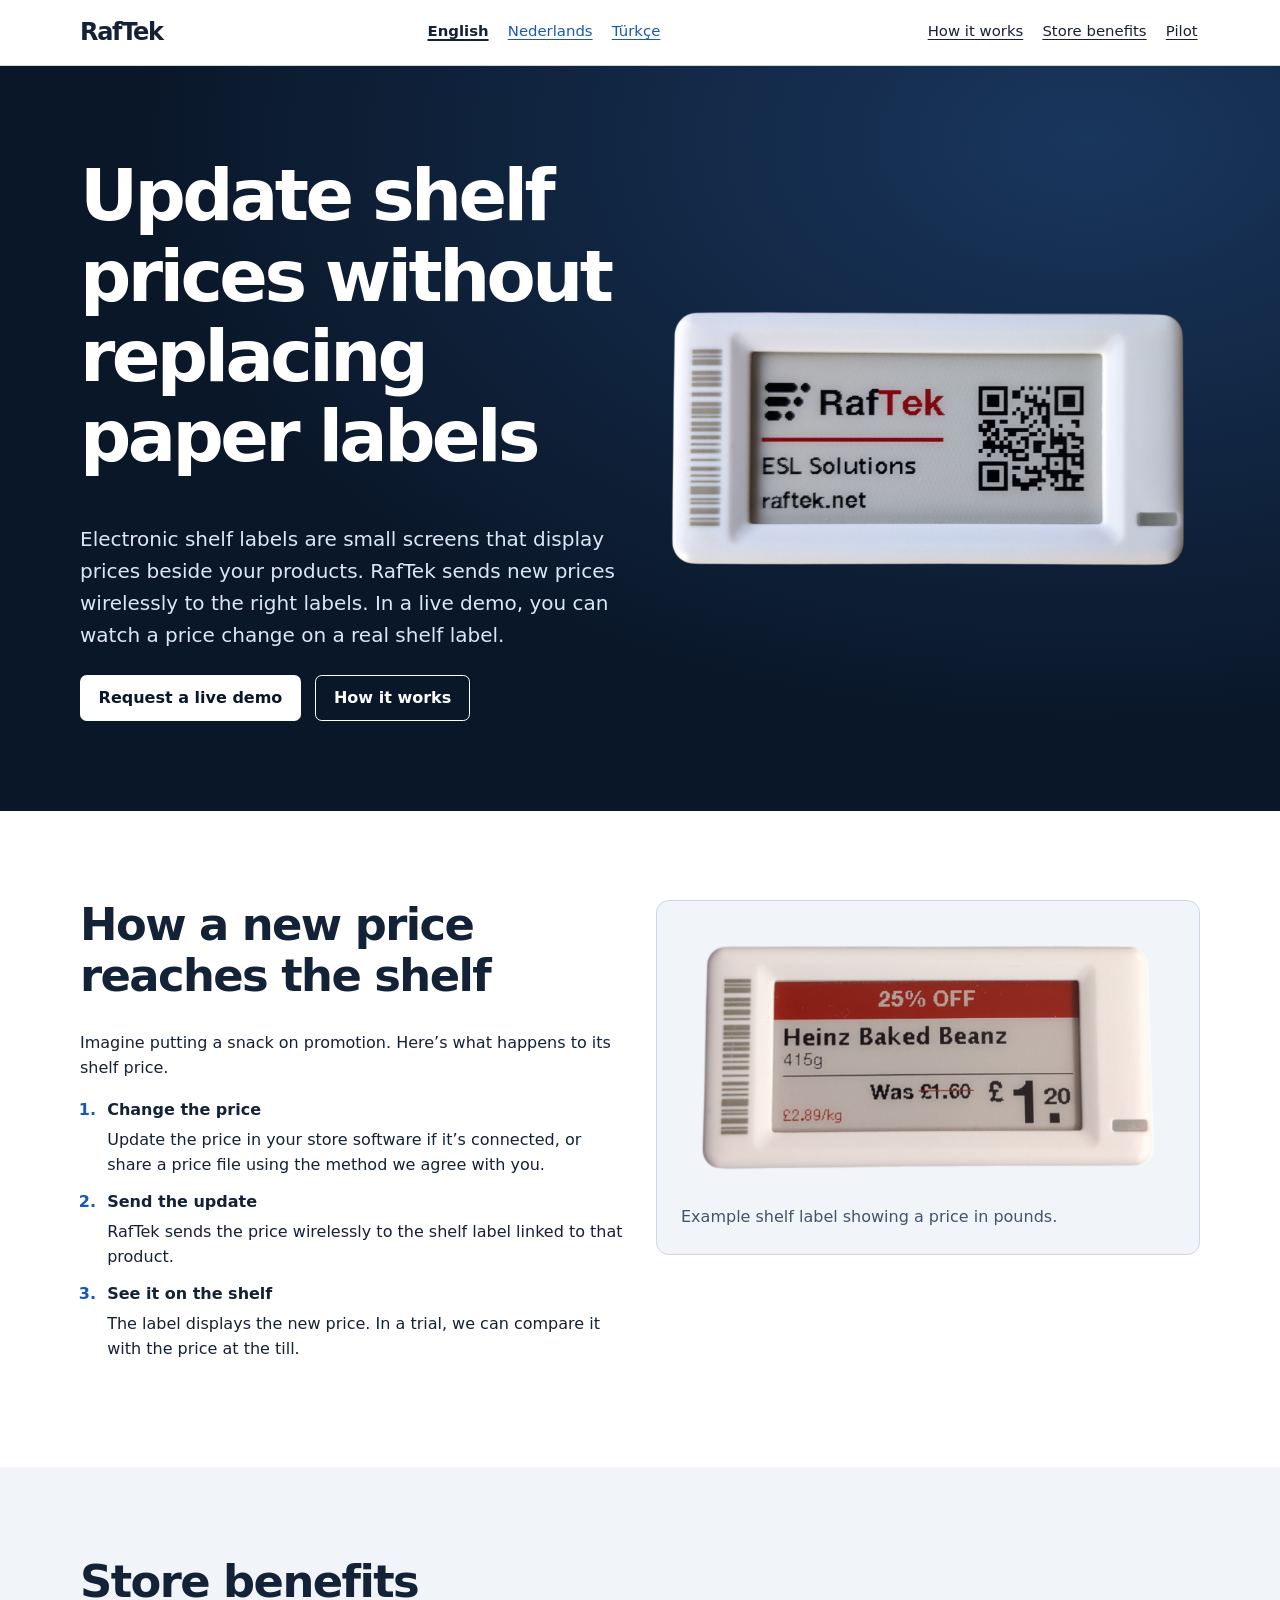
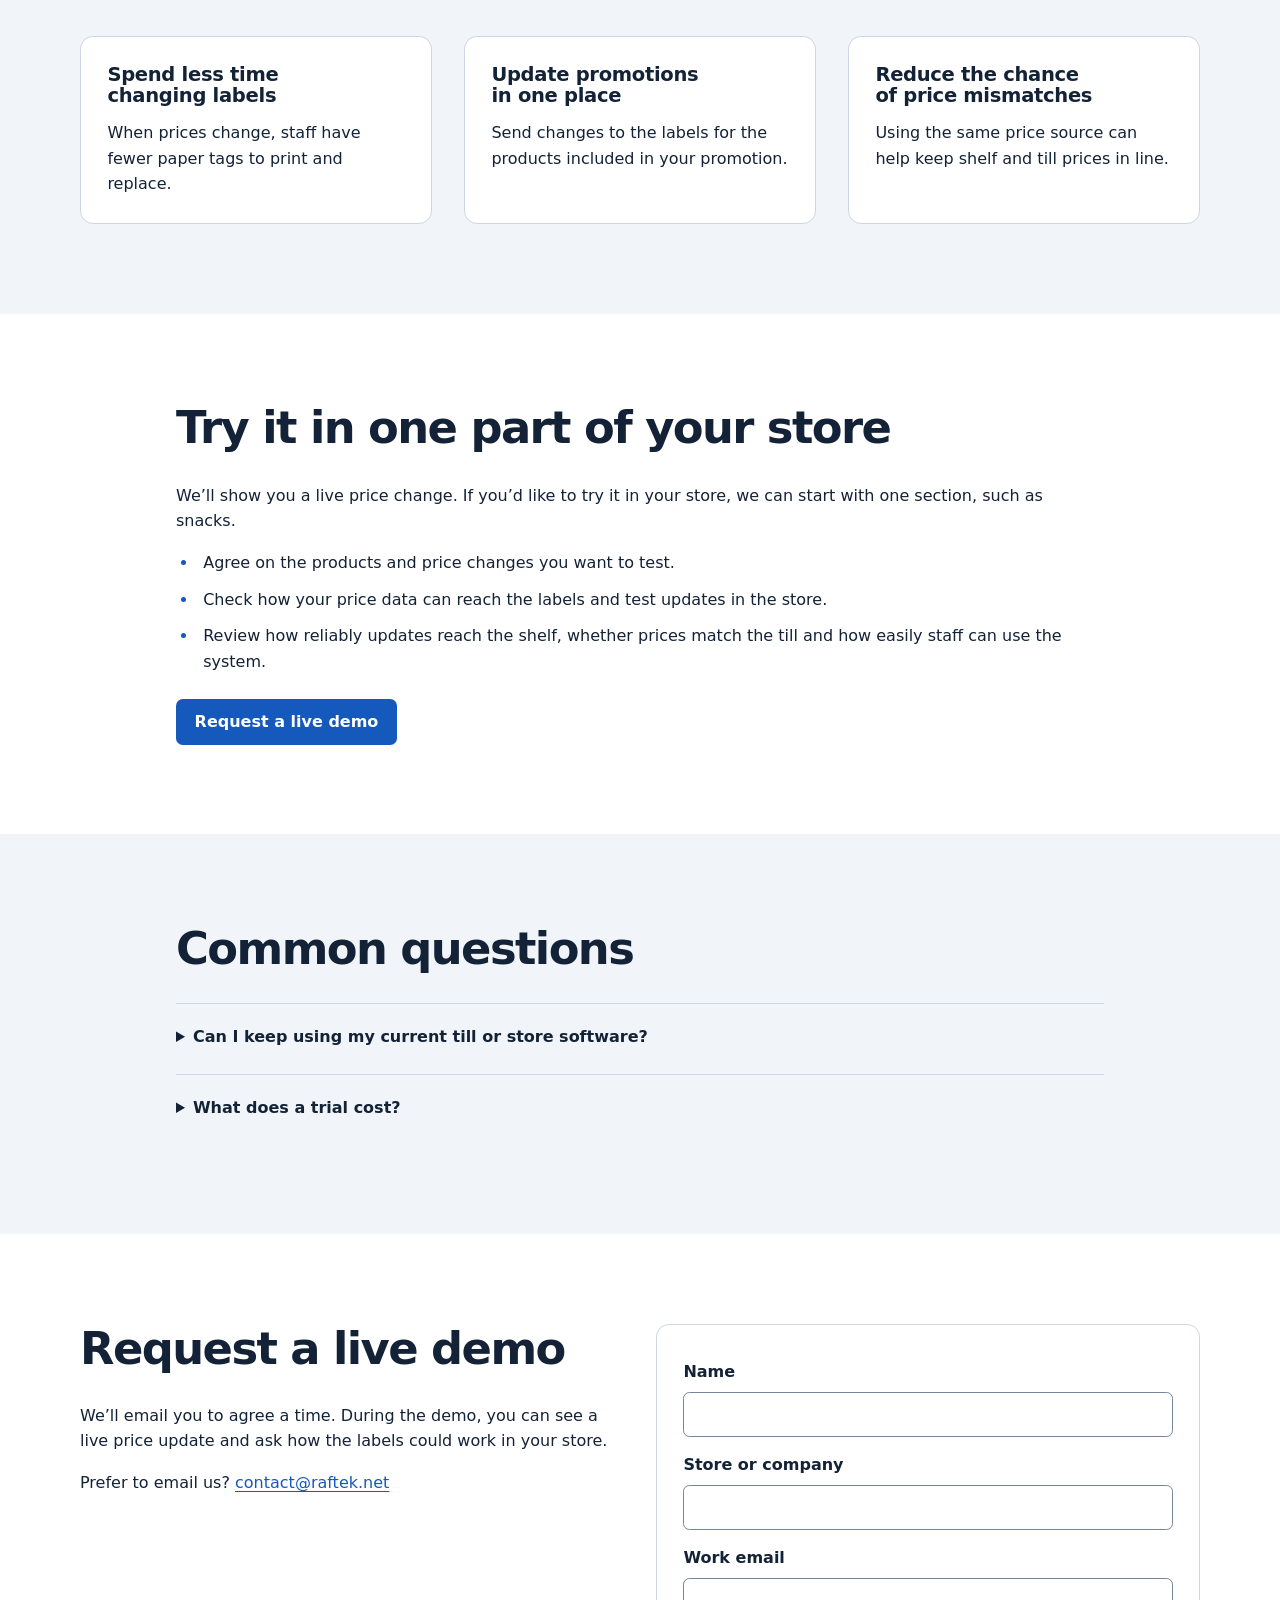
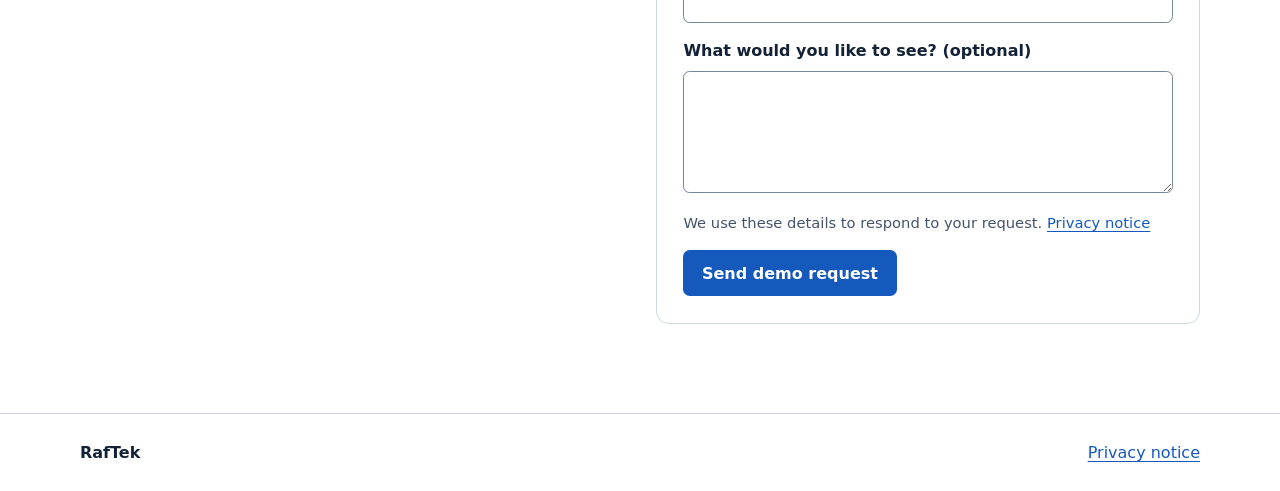
<file: index (3).html>
<!doctype html>
<html lang="en">
<head>
  <meta charset="utf-8">
  <meta name="viewport" content="width=device-width, initial-scale=1">
  <meta name="theme-color" content="#0a1729">
  <link rel="stylesheet" href="./raftek-pilot.css">
  <link rel="icon" href="./favicon.svg" type="image/svg+xml">
  <title>Electronic shelf labels for retailers | RafTek</title>
  <meta name="description" content="See how electronic shelf labels update prices wirelessly, request a live RafTek demo and explore a trial in one section of your store.">
  <link rel="canonical" href="https://raftek.net/">
  <link rel="alternate" hreflang="en" href="https://raftek.net/">
  <link rel="alternate" hreflang="nl" href="https://raftek.net/nl/">
  <link rel="alternate" hreflang="tr" href="https://raftek.net/tr/">
  <link rel="alternate" hreflang="x-default" href="https://raftek.net/">
  <meta property="og:type" content="website">
  <meta property="og:title" content="Electronic shelf labels for retailers | RafTek">
  <meta property="og:description" content="See how electronic shelf labels update prices wirelessly, request a live RafTek demo and explore a trial in one section of your store.">
  <meta property="og:url" content="https://raftek.net/">
  <meta property="og:image" content="https://raftek.net/assets/raftek-esl-brand.png">
  <meta property="og:image:alt" content="RafTek electronic shelf label with a digital price display">
</head>
<body>
  <a class="skip" href="#main">Skip to content</a>
  <header class="site-header">
    <div class="wrap header-inner">
      <a class="brand" href="./">RafTek</a>
      <nav class="languages" aria-label="Choose language">
        <a href="./" lang="en" hreflang="en" aria-current="page">English</a>
        <a href="./nl/" lang="nl" hreflang="nl">Nederlands</a>
        <a href="./tr/" lang="tr" hreflang="tr">Türkçe</a>
      </nav>
      <nav class="site-nav" aria-label="Main navigation">
        <a href="#how">How it works</a>
        <a href="#benefits">Store benefits</a>
        <a href="#pilot">Pilot</a>
      </nav>
    </div>
  </header>

  <main id="main" tabindex="-1">
    <section class="hero" aria-labelledby="hero-heading">
      <div class="wrap split">
        <div>
          <h1 id="hero-heading">Update shelf prices without replacing paper labels</h1>
          <p>Electronic shelf labels are small screens that display prices beside your products. RafTek sends new prices wirelessly to the right labels. In a live demo, you can watch a price change on a real shelf label.</p>
          <div class="actions">
            <a class="button" href="#contact">Request a live demo</a>
            <a class="button secondary" href="#how">How it works</a>
          </div>
        </div>
        <img src="./assets/raftek-esl-brand.png" alt="RafTek electronic shelf label with a digital price display"
             width="989" height="519" fetchpriority="high" decoding="async">
      </div>
    </section>

    <section id="how" class="section" aria-labelledby="how-heading">
      <div class="wrap split">
        <div>
          <h2 id="how-heading">How a new price reaches the shelf</h2>
          <p>Imagine putting a snack on promotion. Here’s what happens to its shelf price.</p>
          <ol class="steps">
            <li><strong>Change the price</strong><p>Update the price in your store software if it’s connected, or share a price file using the method we agree with you.</p></li>
            <li><strong>Send the update</strong><p>RafTek sends the price wirelessly to the shelf label linked to that product.</p></li>
            <li><strong>See it on the shelf</strong><p>The label displays the new price. In a trial, we can compare it with the price at the till.</p></li>
          </ol>
        </div>
        <figure class="product-example">
          <img src="./assets/esl-uk.png" alt="Digital shelf label with a product price in pounds" loading="lazy" decoding="async">
          <figcaption>Example shelf label showing a price in pounds.</figcaption>
        </figure>
      </div>
    </section>

    <section id="benefits" class="section surface" aria-labelledby="benefits-heading">
      <div class="wrap">
        <h2 id="benefits-heading">Store benefits</h2>
        <div class="grid">
          <div class="card"><h3>Spend less time changing labels</h3><p>When prices change, staff have fewer paper tags to print and replace.</p></div>
          <div class="card"><h3>Update promotions in one place</h3><p>Send changes to the labels for the products included in your promotion.</p></div>
          <div class="card"><h3>Reduce the chance of price mismatches</h3><p>Using the same price source can help keep shelf and till prices in line.</p></div>
        </div>
      </div>
    </section>

    <section id="pilot" class="section" aria-labelledby="pilot-heading">
      <div class="wrap reading">
        <h2 id="pilot-heading">Try it in one part of your store</h2>
        <p>We’ll show you a live price change. If you’d like to try it in your store, we can start with one section, such as snacks.</p>
        <ul class="pilot-list">
          <li>Agree on the products and price changes you want to test.</li>
          <li>Check how your price data can reach the labels and test updates in the store.</li>
          <li>Review how reliably updates reach the shelf, whether prices match the till and how easily staff can use the system.</li>
        </ul>
        <div class="actions"><a class="button" href="#contact">Request a live demo</a></div>
      </div>
    </section>

    <section id="faq" class="section surface" aria-labelledby="faq-heading">
      <div class="wrap reading">
        <h2 id="faq-heading">Common questions</h2>
        <details><summary>Can I keep using my current till or store software?</summary><p>We check what product and price data your system can share. With Mikro, the connection depends on the version and the access you or your software provider can give. A spreadsheet or other file may be an option.</p></details>
        <details><summary>What does a trial cost?</summary><p>It depends on how many labels you need, how prices are sent and what on-site setup is needed. We can discuss the scope before you decide whether to start.</p></details>
      </div>
    </section>

    <section id="contact" class="section" aria-labelledby="contact-heading">
      <div class="wrap split">
        <div>
          <h2 id="contact-heading">Request a live demo</h2>
          <p>We’ll email you to agree a time. During the demo, you can see a live price update and ask how the labels could work in your store.</p>
          <p>Prefer to email us? <a href="mailto:contact@raftek.net">contact@raftek.net</a></p>
        </div>
        <form class="form card" action="https://formsubmit.co/contact@raftek.net" method="post">
          <input type="hidden" name="_subject" value="RafTek EN — Live demo request">
          <input type="hidden" name="_next" value="https://raftek.net/thanks.html">
          <input type="hidden" name="_template" value="table">
          <input type="hidden" name="Page language" value="en">
          <div hidden><input type="text" name="_honey" tabindex="-1" autocomplete="off"></div>

          <label class="field" for="name">Name</label>
          <input id="name" name="Name" autocomplete="name" maxlength="120" required>

          <label class="field" for="company">Store or company</label>
          <input id="company" name="Company" autocomplete="organization" maxlength="160" required>

          <label class="field" for="email">Work email</label>
          <input id="email" type="email" name="email" autocomplete="email" maxlength="254" required>

          <label class="field" for="message">What would you like to see? (optional)</label>
          <textarea id="message" name="Message" rows="4" maxlength="1500"></textarea>

          <p class="note">We use these details to respond to your request. <a href="./privacy.html">Privacy notice</a></p>
          <button class="button" type="submit">Send demo request</button>
        </form>
      </div>
    </section>
  </main>

  <footer class="site-footer">
    <div class="wrap footer-inner">
      <strong>RafTek</strong>
      <a href="./privacy.html">Privacy notice</a>
    </div>
  </footer>
</body>
</html>
</file>
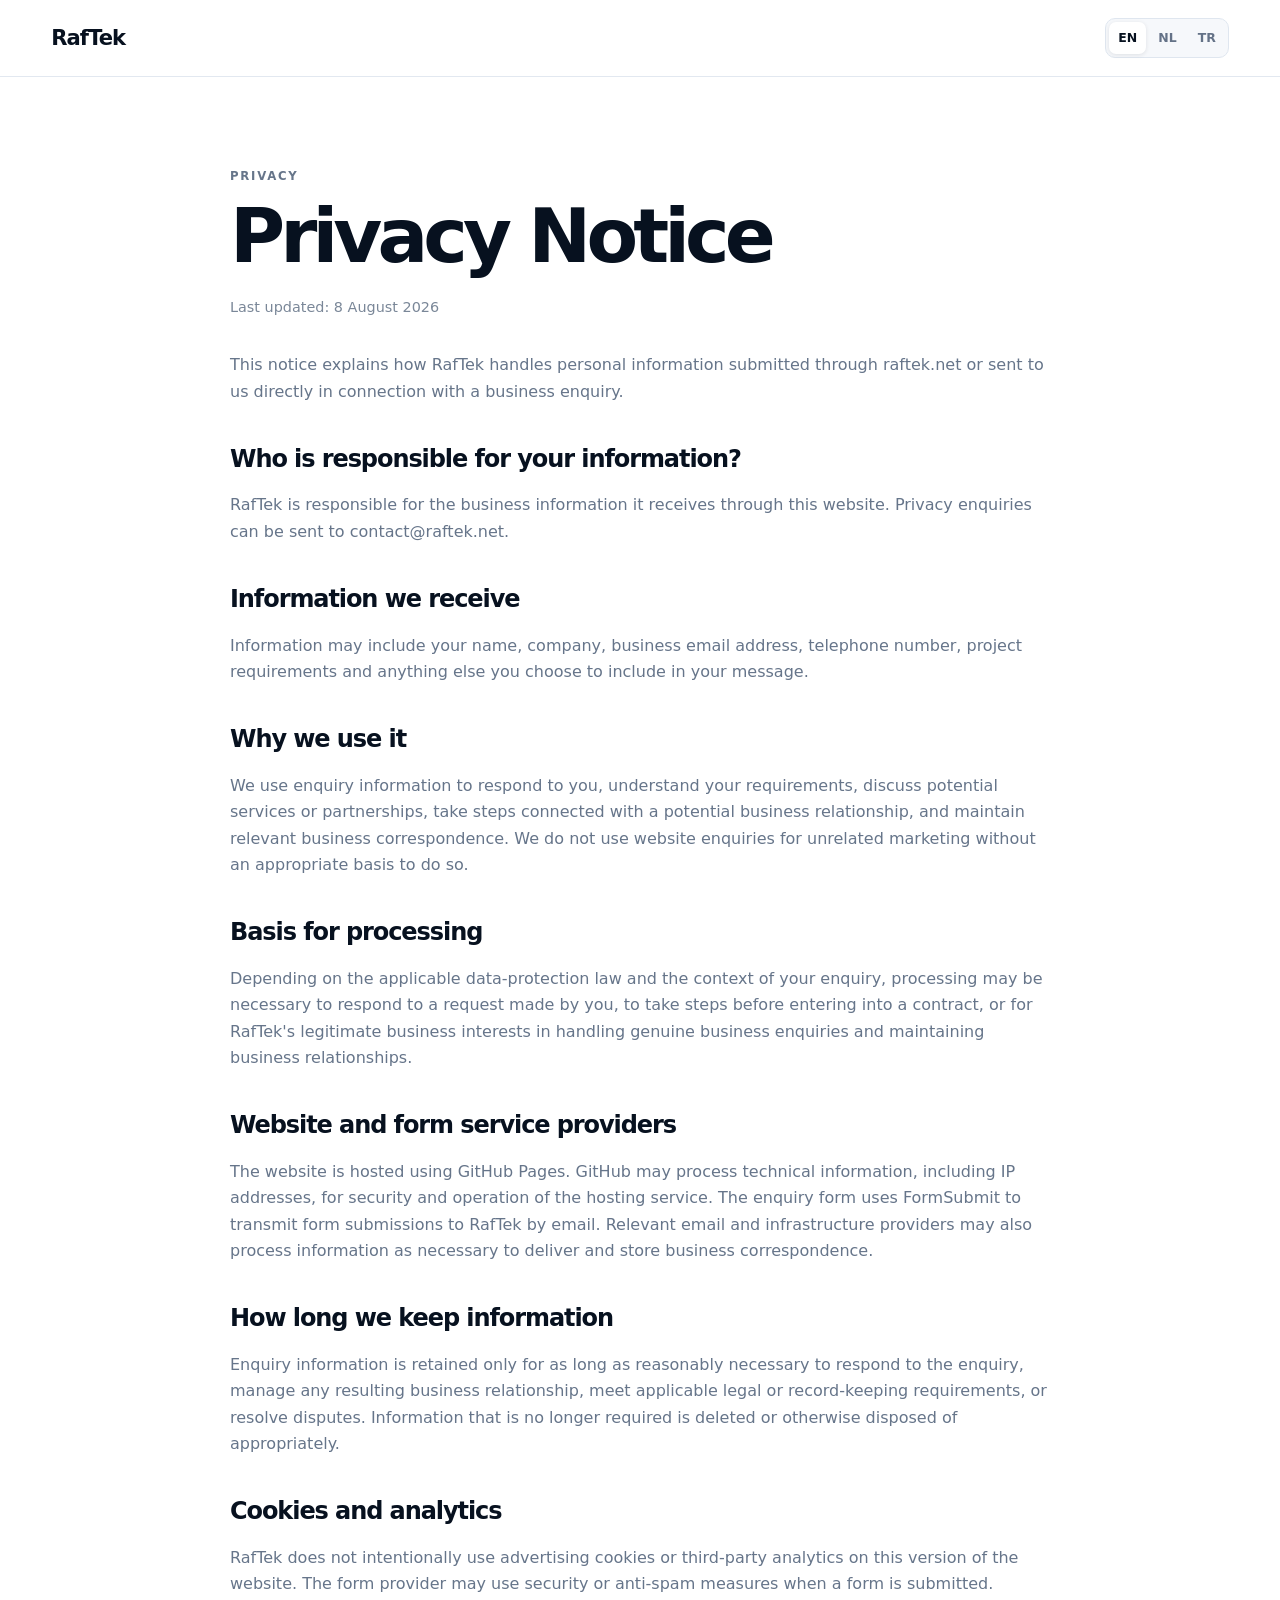
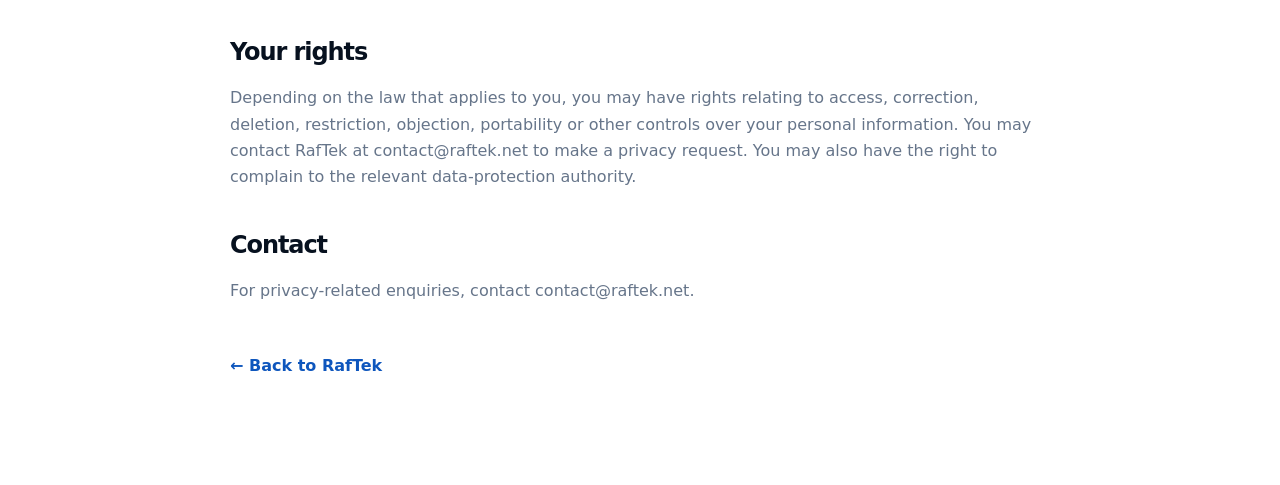
<file: privacy.html>
<!DOCTYPE html>
<html lang="en">
<head>
  <meta charset="UTF-8" />
  <meta name="viewport" content="width=device-width, initial-scale=1.0" />
  <title>Privacy Notice | RafTek</title>
  <meta name="description" content="RafTek privacy notice." />
  <meta name="theme-color" content="#07111f" />
  <link rel="stylesheet" href="style.css" />
  <link rel="icon" type="image/svg+xml" href="favicon.svg" />
</head>
<body>
  <header class="site-header">
    <div class="container nav simple-nav">
      <a class="brand" href="index.html">RafTek</a>
      <div class="language-switcher" aria-label="Language">
        <button type="button" class="lang-button active" data-lang="en" aria-pressed="true">EN</button>
        <button type="button" class="lang-button" data-lang="nl" aria-pressed="false">NL</button>
        <button type="button" class="lang-button" data-lang="tr" aria-pressed="false">TR</button>
      </div>
    </div>
  </header>

  <main class="simple-page">
    <div class="container content">
      <p class="eyebrow" data-i18n="privacy.eyebrow">Privacy</p>
      <h1 data-i18n="privacy.title">Privacy Notice</h1>
      <p class="privacy-updated" data-i18n="privacy.updated">Last updated: 8 August 2026</p>

      <p data-i18n="privacy.intro">
        This notice explains how RafTek handles personal information submitted through raftek.net or sent to us directly in connection with a business enquiry.
      </p>

      <h2 data-i18n="privacy.controllerTitle">Who is responsible for your information?</h2>
      <p data-i18n="privacy.controllerBody">
        RafTek is responsible for the business information it receives through this website. Privacy enquiries can be sent to contact@raftek.net.
      </p>

      <h2 data-i18n="privacy.dataTitle">Information we receive</h2>
      <p data-i18n="privacy.dataBody">
        Information may include your name, company, business email address, telephone number, project requirements and anything else you choose to include in your message.
      </p>

      <h2 data-i18n="privacy.useTitle">Why we use it</h2>
      <p data-i18n="privacy.useBody">
        We use enquiry information to respond to you, understand your requirements, discuss potential services or partnerships, take steps connected with a potential business relationship, and maintain relevant business correspondence. We do not use website enquiries for unrelated marketing without an appropriate basis to do so.
      </p>

      <h2 data-i18n="privacy.basisTitle">Basis for processing</h2>
      <p data-i18n="privacy.basisBody">
        Depending on the applicable data-protection law and the context of your enquiry, processing may be necessary to respond to a request made by you, to take steps before entering into a contract, or for RafTek's legitimate business interests in handling genuine business enquiries and maintaining business relationships.
      </p>

      <h2 data-i18n="privacy.providersTitle">Website and form service providers</h2>
      <p data-i18n="privacy.providersBody">
        The website is hosted using GitHub Pages. GitHub may process technical information, including IP addresses, for security and operation of the hosting service. The enquiry form uses FormSubmit to transmit form submissions to RafTek by email. Relevant email and infrastructure providers may also process information as necessary to deliver and store business correspondence.
      </p>

      <h2 data-i18n="privacy.retentionTitle">How long we keep information</h2>
      <p data-i18n="privacy.retentionBody">
        Enquiry information is retained only for as long as reasonably necessary to respond to the enquiry, manage any resulting business relationship, meet applicable legal or record-keeping requirements, or resolve disputes. Information that is no longer required is deleted or otherwise disposed of appropriately.
      </p>

      <h2 data-i18n="privacy.cookiesTitle">Cookies and analytics</h2>
      <p data-i18n="privacy.cookiesBody">
        RafTek does not intentionally use advertising cookies or third-party analytics on this version of the website. The form provider may use security or anti-spam measures when a form is submitted.
      </p>

      <h2 data-i18n="privacy.rightsTitle">Your rights</h2>
      <p data-i18n="privacy.rightsBody">
        Depending on the law that applies to you, you may have rights relating to access, correction, deletion, restriction, objection, portability or other controls over your personal information. You may contact RafTek at contact@raftek.net to make a privacy request. You may also have the right to complain to the relevant data-protection authority.
      </p>

      <h2 data-i18n="privacy.contactTitle">Contact</h2>
      <p data-i18n="privacy.contactBody">For privacy-related enquiries, contact contact@raftek.net.</p>

      <p class="simple-back">
        <a class="text-link" href="index.html" data-i18n="privacy.back">← Back to RafTek</a>
      </p>
    </div>
  </main>

  <script src="script.js"></script>
</body>
</html>
</file>
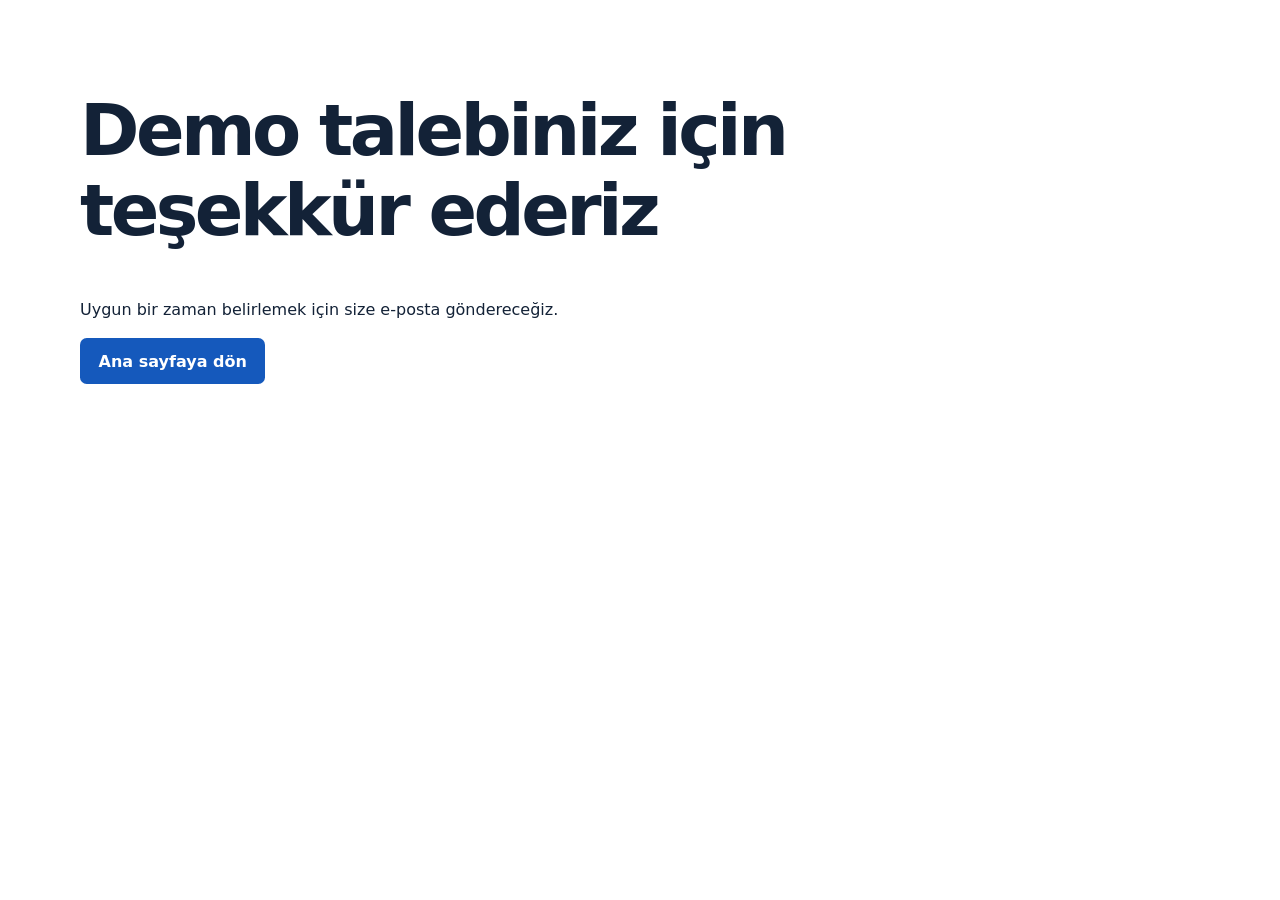
<file: thanks (2).html>
<!doctype html>
<html lang="tr">
<head>
  <meta charset="utf-8">
  <meta name="viewport" content="width=device-width, initial-scale=1">
  <meta name="theme-color" content="#0a1729">
  <link rel="stylesheet" href="../raftek-pilot.css">
  <link rel="icon" href="../favicon.svg" type="image/svg+xml">
  <title>Demo talebiniz için teşekkür ederiz | RafTek</title>
  <meta name="robots" content="noindex">
</head>
<body>
  <main class="wrap thanks">
    <h1>Demo talebiniz için teşekkür ederiz</h1>
    <p>Uygun bir zaman belirlemek için size e-posta göndereceğiz.</p>
    <a class="button" href="./">Ana sayfaya dön</a>
  </main>
</body>
</html>
</file>
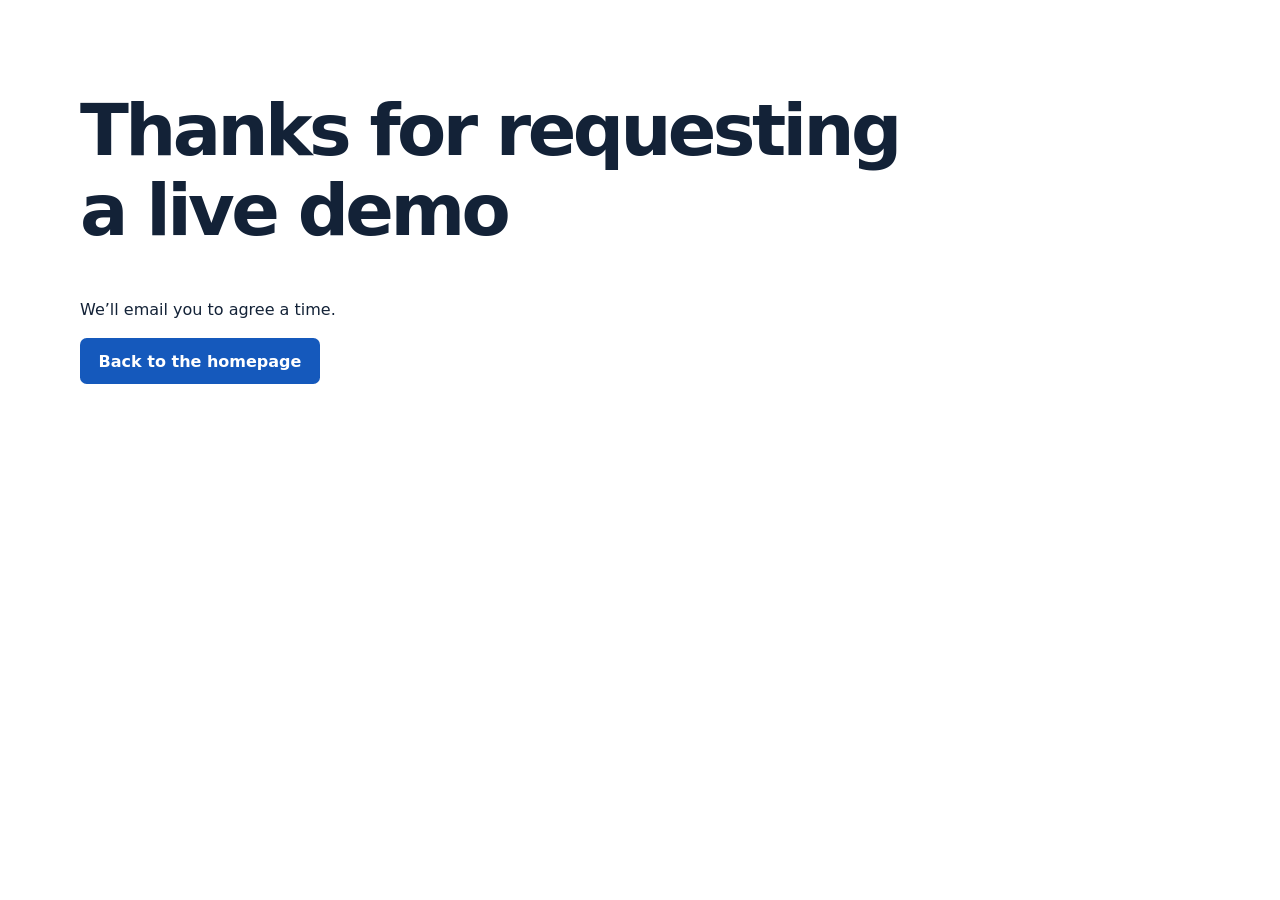
<file: thanks (4).html>
<!doctype html>
<html lang="en">
<head>
  <meta charset="utf-8">
  <meta name="viewport" content="width=device-width, initial-scale=1">
  <meta name="theme-color" content="#0a1729">
  <link rel="stylesheet" href="./raftek-pilot.css">
  <link rel="icon" href="./favicon.svg" type="image/svg+xml">
  <title>Thanks for requesting a live demo | RafTek</title>
  <meta name="robots" content="noindex">
</head>
<body>
  <main class="wrap thanks">
    <h1>Thanks for requesting a live demo</h1>
    <p>We’ll email you to agree a time.</p>
    <a class="button" href="./">Back to the homepage</a>
  </main>
</body>
</html>
</file>
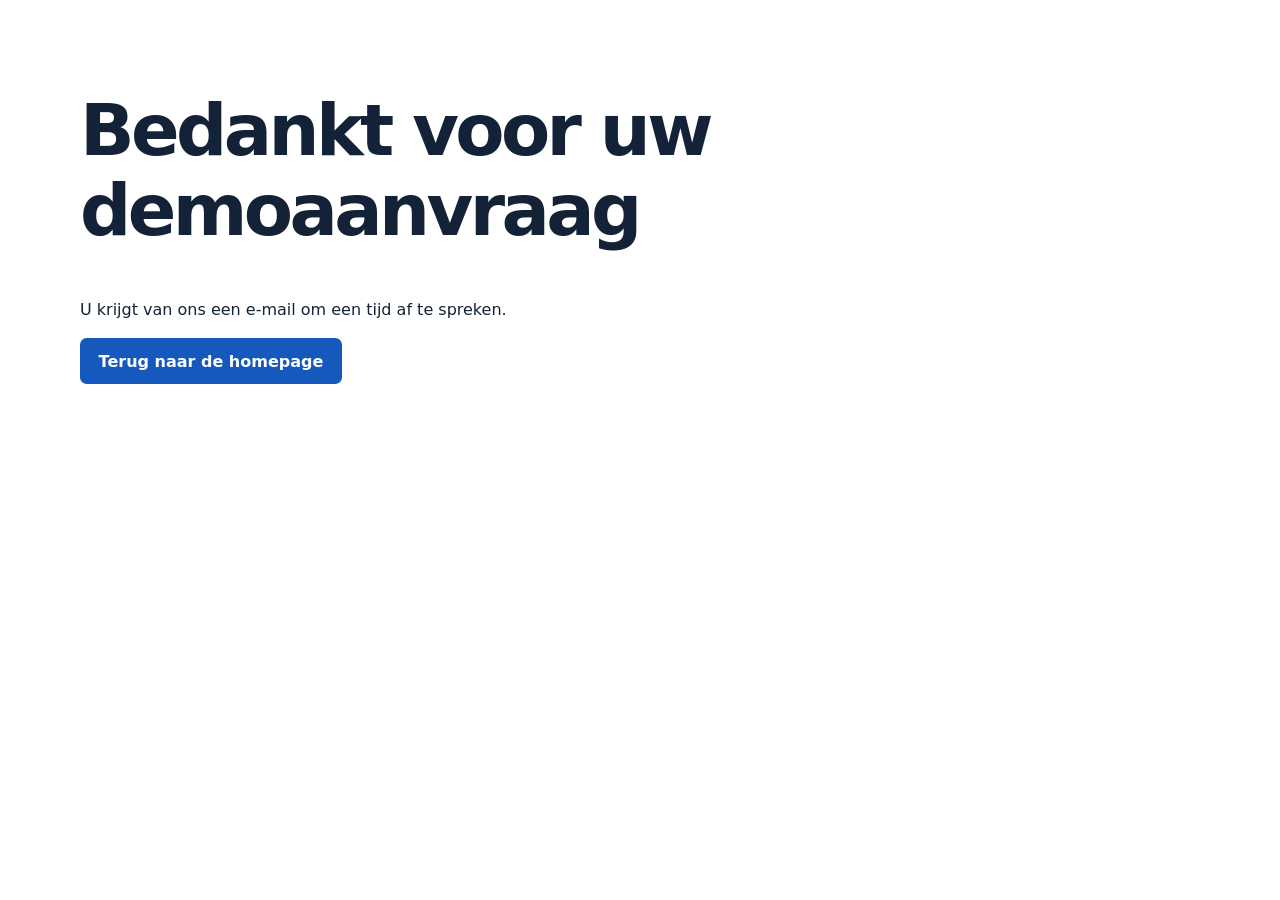
<file: thanks.html>
<!doctype html>
<html lang="nl">
<head>
  <meta charset="utf-8">
  <meta name="viewport" content="width=device-width, initial-scale=1">
  <meta name="theme-color" content="#0a1729">
  <link rel="stylesheet" href="../raftek-pilot.css">
  <link rel="icon" href="../favicon.svg" type="image/svg+xml">
  <title>Bedankt voor uw demoaanvraag | RafTek</title>
  <meta name="robots" content="noindex">
</head>
<body>
  <main class="wrap thanks">
    <h1>Bedankt voor uw demoaanvraag</h1>
    <p>U krijgt van ons een e-mail om een tijd af te spreken.</p>
    <a class="button" href="./">Terug naar de homepage</a>
  </main>
</body>
</html>
</file>
<file: raftek-pilot.css>
:root {
  color-scheme: light;
  --navy: #0a1729;
  --ink: #132237;
  --muted: #43536a;
  --accent: #1559bc;
  --accent-hover: #104895;
  --line: #ccd6e4;
  --panel: #f1f5fa;
  --page: #fff;
  --radius: 0.8rem;
  --space: clamp(3rem, 7vw, 6rem);
}

*,
*::before,
*::after {
  box-sizing: border-box;
}

body {
  margin: 0;
  background: var(--page);
  color: var(--ink);
  font: 1rem/1.6 system-ui, sans-serif;
}

html {
  scroll-padding-top: 1rem;
}

a {
  color: var(--accent);
  text-underline-offset: 0.17em;
}

:focus-visible {
  outline: 3px solid #bd4b04;
  outline-offset: 4px;
}

[hidden] {
  display: none !important;
}

h1,
h2,
h3 {
  margin: 0 0 0.65em;
  line-height: 1.12;
  overflow-wrap: break-word;
  text-wrap: balance;
}

h1 {
  max-width: 18ch;
  font-size: clamp(2.5rem, 5.6vw, 4.75rem);
  letter-spacing: -0.05em;
}

h2 {
  font-size: clamp(1.75rem, 4vw, 2.8rem);
  letter-spacing: -0.035em;
}

h3 {
  font-size: 1.22rem;
  letter-spacing: -0.015em;
}

p {
  margin: 0 0 1rem;
}

img {
  display: block;
  max-inline-size: 100%;
  block-size: auto;
}

.wrap {
  width: min(100% - 2rem, 70rem);
  margin-inline: auto;
}

.skip {
  position: absolute;
  inset: 0 auto auto 1rem;
  z-index: 2;
  padding: 0.6rem 1rem;
  transform: translateY(-150%);
  background: var(--page);
}

.skip:focus {
  transform: translateY(0.5rem);
}

.site-header {
  border-bottom: 1px solid var(--line);
}

.header-inner,
.site-nav,
.languages,
.actions {
  display: flex;
  flex-wrap: wrap;
  align-items: center;
  gap: 0.55rem 0.9rem;
}

.header-inner {
  justify-content: space-between;
  padding-block: 0.65rem;
}

.brand {
  color: inherit;
  font-size: 1.5rem;
  font-weight: 800;
  letter-spacing: -0.055em;
  text-decoration: none;
}

.site-nav a,
.languages a {
  display: inline-flex;
  align-items: center;
  min-block-size: 2.75rem;
  padding-inline: 0.15rem;
  font-size: 0.93rem;
  text-decoration-thickness: 0.08em;
}

.site-nav a {
  color: var(--ink);
}

.languages [aria-current="page"] {
  color: var(--ink);
  font-weight: 700;
  text-decoration-thickness: 0.15em;
}

.hero {
  padding-block: var(--space);
  background: radial-gradient(ellipse at 85% 10%, #19365d 0, var(--navy) 62%);
  color: #fff;
}

.hero p {
  color: #dce7f6;
  font-size: clamp(1.05rem, 2vw, 1.25rem);
  max-width: 52ch;
}

.hero img {
  width: 100%;
  border-radius: var(--radius);
}

.actions {
  margin-top: 1.5rem;
}

.button {
  display: inline-flex;
  justify-content: center;
  align-items: center;
  min-block-size: 2.75rem;
  padding: 0.58rem 1.1rem;
  border: 1px solid transparent;
  border-radius: 0.42rem;
  background: var(--accent);
  color: #fff;
  font: inherit;
  font-weight: 700;
  text-align: center;
  text-decoration: none;
  cursor: pointer;
}

.button:hover {
  background: var(--accent-hover);
}

.button.secondary {
  border-color: currentColor;
  background: transparent;
  color: var(--accent);
}

.button.secondary:hover {
  background: #e7eef9;
}

.hero .button {
  background: #fff;
  color: var(--navy);
}

.hero .button:hover {
  background: #dce7f6;
}

.hero .button.secondary {
  background: transparent;
  color: #fff;
}

.hero .button.secondary:hover {
  background: #253b59;
}

.hero :focus-visible {
  outline-color: #ffc684;
}

.section {
  padding-block: var(--space);
}

.surface {
  background: var(--panel);
}

.grid,
.split {
  display: grid;
  gap: clamp(1rem, 3vw, 2rem);
}

.grid {
  grid-template-columns: repeat(3, minmax(0, 1fr));
}

.split {
  grid-template-columns: repeat(2, minmax(0, 1fr));
  align-items: start;
}

.hero .split {
  align-items: center;
}

.card {
  padding: clamp(1.1rem, 3vw, 1.65rem);
  border: 1px solid var(--line);
  border-radius: var(--radius);
  background: var(--page);
}

.card > :last-child {
  margin-bottom: 0;
}

.reading {
  max-width: 58rem;
}

.steps,
.pilot-list {
  padding-inline-start: 1.35rem;
}

.steps li,
.pilot-list li {
  padding-inline-start: 0.35rem;
}

.steps li::marker,
.pilot-list li::marker {
  color: var(--accent);
  font-weight: 700;
}

.steps li + li,
.pilot-list li + li {
  margin-top: 0.7rem;
}

.steps li p {
  margin: 0.25rem 0 0;
}

.product-example {
  margin: 0;
  padding: clamp(0.9rem, 3vw, 1.5rem);
  border: 1px solid var(--line);
  border-radius: var(--radius);
  background: var(--panel);
}

.product-example img {
  max-block-size: 24rem;
  margin-inline: auto;
  object-fit: contain;
  border-radius: 0.45rem;
}

.product-example figcaption {
  margin-top: 0.8rem;
  color: var(--muted);
}

details {
  padding: 0.8rem 0;
  border-top: 1px solid var(--line);
}

summary {
  min-block-size: 2.75rem;
  padding-block: 0.45rem;
  font-weight: 700;
  cursor: pointer;
}

summary + p,
summary + div {
  margin-top: 0.4rem;
}

.form {
  display: grid;
  gap: 0.45rem;
  align-content: start;
}

.form .button {
  justify-self: start;
  margin-top: 0.55rem;
}

.field {
  margin-top: 0.5rem;
  font-weight: 650;
}

.form input:not([type="hidden"]),
.form textarea {
  display: block;
  width: 100%;
  min-block-size: 2.75rem;
  padding: 0.55rem 0.75rem;
  border: 1px solid #77869b;
  border-radius: 0.4rem;
  background: var(--page);
  color: var(--ink);
  font: inherit;
}

.form textarea {
  resize: vertical;
}

.note {
  margin: 0.65rem 0 0;
}

.note {
  color: var(--muted);
  font-size: 0.92rem;
}

.site-footer {
  padding-block: 1.6rem;
  border-top: 1px solid var(--line);
}

.footer-inner {
  display: flex;
  flex-wrap: wrap;
  justify-content: space-between;
  gap: 0.5rem 1.5rem;
}

.site-footer a {
  overflow-wrap: anywhere;
}

.thanks {
  min-block-size: 65vh;
  padding-block: var(--space);
}

@media (max-width: 51rem) {
  .site-nav {
    flex-basis: 100%;
  }
}

@media (max-width: 42rem) {
  .grid,
  .split {
    grid-template-columns: 1fr;
  }
}
</file>
<file: style.css>
* {
  box-sizing: border-box;
}

:root {
  --ink: #07111f;
  --ink-soft: #132033;
  --text: #223149;
  --muted: #66758a;
  --line: #dfe6ef;
  --surface: #f6f8fb;
  --surface-2: #eef3f8;
  --blue: #1769e0;
  --blue-dark: #0e56bd;
  --blue-soft: #eaf2ff;
  --white: #ffffff;
  --dark: #081321;
  --dark-panel: #0d1b2e;
  --radius: 20px;
  --radius-small: 12px;
  --shadow: 0 18px 50px rgba(8, 28, 58, 0.08);
}

html {
  scroll-behavior: smooth;
}

body {
  margin: 0;
  color: var(--text);
  background: var(--white);
  font-family: Inter, ui-sans-serif, system-ui, -apple-system, BlinkMacSystemFont, "Segoe UI", sans-serif;
  line-height: 1.65;
  -webkit-font-smoothing: antialiased;
}

a {
  color: inherit;
}

button,
input,
select,
textarea {
  font: inherit;
}

button,
a {
  -webkit-tap-highlight-color: transparent;
}

.container {
  width: min(1180px, 92%);
  margin: 0 auto;
}

.skip-link {
  position: absolute;
  left: -9999px;
  top: 0;
  z-index: 999;
  padding: 10px 14px;
  background: var(--ink);
  color: var(--white);
}

.skip-link:focus {
  left: 12px;
  top: 12px;
}

/* HEADER */

.site-header {
  position: sticky;
  top: 0;
  z-index: 50;
  border-bottom: 1px solid rgba(223, 230, 239, .9);
  background: rgba(255,255,255,.94);
  backdrop-filter: blur(14px);
}

.nav {
  min-height: 76px;
  display: flex;
  align-items: center;
  gap: 28px;
}

.brand {
  color: var(--ink);
  font-size: 1.32rem;
  font-weight: 860;
  letter-spacing: -.045em;
  text-decoration: none;
  white-space: nowrap;
}

.brand-logo img {
  display: block;
  max-width: 150px;
  max-height: 42px;
  object-fit: contain;
}

.nav-links {
  display: flex;
  align-items: center;
  gap: 24px;
  margin-left: auto;
}

.nav-links a {
  color: #344359;
  font-size: .9rem;
  font-weight: 680;
  text-decoration: none;
  transition: color .15s ease;
}

.nav-links a:hover {
  color: var(--blue);
}

.language-switcher {
  display: inline-flex;
  gap: 3px;
  padding: 3px;
  border: 1px solid var(--line);
  border-radius: 10px;
  background: var(--surface);
}

.lang-button {
  border: 0;
  padding: 6px 9px;
  border-radius: 7px;
  background: transparent;
  color: #647287;
  font-size: .78rem;
  font-weight: 820;
  cursor: pointer;
}

.lang-button.active {
  background: var(--white);
  color: var(--ink);
  box-shadow: 0 1px 4px rgba(8,17,31,.1);
}

.menu-button {
  display: none;
  align-items: center;
  gap: 9px;
  border: 0;
  padding: 8px 10px;
  border-radius: 9px;
  background: transparent;
  color: var(--ink);
  font-size: .82rem;
  font-weight: 800;
  cursor: pointer;
}

.menu-lines,
.menu-lines::before,
.menu-lines::after {
  display: block;
  width: 17px;
  height: 2px;
  border-radius: 2px;
  background: currentColor;
  content: "";
}

.menu-lines {
  position: relative;
}

.menu-lines::before {
  position: absolute;
  top: -5px;
}

.menu-lines::after {
  position: absolute;
  top: 5px;
}

/* TYPE */

.eyebrow {
  margin: 0 0 14px;
  color: var(--blue);
  font-size: .73rem;
  font-weight: 850;
  letter-spacing: .15em;
  text-transform: uppercase;
}

.light-blue {
  color: #8bbcff;
}

h1,
h2,
h3 {
  margin-top: 0;
  color: var(--ink);
}

h1 {
  max-width: 900px;
  margin-bottom: 24px;
  font-size: clamp(3rem, 6.6vw, 5.8rem);
  line-height: .96;
  letter-spacing: -.065em;
}

h2 {
  margin-bottom: 20px;
  font-size: clamp(2rem, 4vw, 3.55rem);
  line-height: 1.06;
  letter-spacing: -.045em;
}

h3 {
  margin-bottom: 10px;
  font-size: 1.16rem;
  line-height: 1.3;
}

p {
  margin-top: 0;
}

.muted {
  color: var(--muted);
}

.text-link {
  color: var(--blue-dark);
  font-weight: 800;
  text-decoration: none;
}

.text-link:hover {
  text-decoration: underline;
}

/* HERO */

.hero {
  position: relative;
  overflow: hidden;
  min-height: 640px;
  display: flex;
  align-items: center;
  padding: 110px 0 100px;
  background:
    linear-gradient(180deg, #ffffff 0%, #f8fbff 100%);
}

.hero-layout {
  position: relative;
  z-index: 2;
  display: grid;
  grid-template-columns: minmax(0, 1.08fr) minmax(380px, .92fr);
  gap: 56px;
  align-items: center;
}

.hero-copy {
  min-width: 0;
}

.hero-copy h1 {
  max-width: 760px;
}

.hero-text {
  max-width: 680px;
  margin-bottom: 0;
  color: #53647b;
  font-size: 1.22rem;
}

.hero-actions {
  display: flex;
  flex-wrap: wrap;
  gap: 12px;
  margin-top: 32px;
}

.hero-product {
  position: relative;
  min-height: 430px;
  display: grid;
  place-items: center;
  isolation: isolate;
}

.hero-product::before {
  content: "";
  position: absolute;
  z-index: -2;
  width: 88%;
  height: 68%;
  border: 1px solid rgba(23,105,224,.12);
  border-radius: 48%;
  background: radial-gradient(circle at 50% 45%, rgba(255,255,255,.95), rgba(237,244,253,.55) 52%, rgba(237,244,253,0) 75%);
  transform: rotate(-5deg);
}

.hero-product-orbit {
  position: absolute;
  z-index: -1;
  width: 74%;
  aspect-ratio: 1;
  border: 1px solid rgba(23,105,224,.12);
  border-radius: 50%;
}

.hero-product img {
  display: block;
  width: min(100%, 560px);
  height: auto;
  filter: drop-shadow(0 28px 26px rgba(8,28,58,.16));
  transform: rotate(-1.5deg);
}

.hero-product-caption {
  position: absolute;
  right: 5%;
  bottom: 28px;
  display: inline-flex;
  align-items: center;
  gap: 8px;
  padding: 9px 12px;
  border: 1px solid rgba(207,219,234,.9);
  border-radius: 999px;
  background: rgba(255,255,255,.88);
  color: #526177;
  box-shadow: 0 10px 28px rgba(7,17,31,.07);
  backdrop-filter: blur(10px);
  font-size: .78rem;
  font-weight: 760;
}

.product-live-dot {
  width: 7px;
  height: 7px;
  border-radius: 50%;
  background: var(--blue);
  box-shadow: 0 0 0 4px rgba(23,105,224,.1);
}

.button {
  min-height: 50px;
  display: inline-flex;
  align-items: center;
  justify-content: center;
  padding: 12px 22px;
  border: 1px solid transparent;
  border-radius: 10px;
  font-weight: 800;
  text-decoration: none;
  cursor: pointer;
  transition: transform .15s ease, box-shadow .15s ease, background .15s ease, border-color .15s ease;
}

.button:hover {
  transform: translateY(-1px);
}

.primary {
  background: var(--ink);
  color: var(--white);
  box-shadow: 0 10px 22px rgba(7,17,31,.14);
}

.primary:hover {
  background: var(--blue-dark);
}

.secondary {
  border-color: #c8d3e0;
  background: rgba(255,255,255,.85);
  color: var(--ink);
}

.secondary:hover {
  border-color: var(--blue);
  box-shadow: 0 8px 20px rgba(23,105,224,.08);
}

.hero-glow {
  position: absolute;
  border-radius: 50%;
  filter: blur(2px);
  pointer-events: none;
}

.glow-one {
  width: 520px;
  height: 520px;
  right: -170px;
  top: -150px;
  background: radial-gradient(circle, rgba(23,105,224,.13), rgba(23,105,224,0) 70%);
}

.glow-two {
  width: 400px;
  height: 400px;
  right: 12%;
  bottom: -260px;
  background: radial-gradient(circle, rgba(78,153,255,.08), rgba(78,153,255,0) 72%);
}

/* COMMON */

.section {
  padding: 96px 0;
}

.surface {
  border-top: 1px solid #edf1f6;
  border-bottom: 1px solid #edf1f6;
  background: var(--surface);
}

.split {
  display: grid;
  grid-template-columns: .92fr 1.08fr;
  gap: 82px;
}

.intro-layout {
  align-items: start;
}

.body-copy {
  color: var(--muted);
  font-size: 1.08rem;
}

.body-copy p + p {
  margin-top: 20px;
}

.section-heading {
  max-width: 790px;
  margin-bottom: 42px;
}

.section-heading.compact {
  max-width: 720px;
}

.section-heading > p:last-child {
  color: var(--muted);
  font-size: 1.04rem;
}

/* SOLUTIONS */

.solution-grid {
  display: grid;
  grid-template-columns: repeat(4, 1fr);
  gap: 16px;
}

.solution-card {
  min-height: 310px;
  padding: 28px;
  border: 1px solid var(--line);
  border-radius: var(--radius);
  background: var(--white);
  box-shadow: 0 7px 22px rgba(7,17,31,.035);
  transition: transform .18s ease, box-shadow .18s ease, border-color .18s ease;
}

.solution-card:hover {
  transform: translateY(-4px);
  border-color: #c6d7ed;
  box-shadow: var(--shadow);
}

.solution-icon {
  width: 44px;
  height: 44px;
  display: grid;
  place-items: center;
  margin-bottom: 52px;
  border-radius: 12px;
  background: var(--blue-soft);
  color: var(--blue-dark);
  font-size: .77rem;
  font-weight: 900;
}

.solution-card p {
  color: var(--muted);
  font-size: .94rem;
}


/* PRODUCT SHOWCASE */

.showcase-divider {
  height: 1px;
  margin: 74px 0;
  background: linear-gradient(90deg, transparent, var(--line) 12%, var(--line) 88%, transparent);
}

.showcase-heading {
  display: grid;
  grid-template-columns: 1fr .85fr;
  gap: 70px;
  align-items: end;
  margin-bottom: 34px;
}

.showcase-heading h2 {
  max-width: 700px;
  margin-bottom: 0;
}

.showcase-heading > p {
  margin-bottom: 4px;
  color: var(--muted);
  font-size: 1.02rem;
}

.showcase-grid {
  display: grid;
  grid-template-columns: repeat(3, 1fr);
  gap: 18px;
}

.showcase-card {
  margin: 0;
  overflow: hidden;
  border: 1px solid var(--line);
  border-radius: var(--radius);
  background: var(--white);
  box-shadow: 0 8px 24px rgba(7,17,31,.035);
  transition: transform .18s ease, box-shadow .18s ease, border-color .18s ease;
}

.showcase-card:hover {
  transform: translateY(-3px);
  border-color: #c8d8eb;
  box-shadow: var(--shadow);
}

.showcase-image-wrap {
  height: 250px;
  display: grid;
  place-items: center;
  padding: 28px 22px 18px;
  overflow: hidden;
  background:
    radial-gradient(circle at 50% 45%, rgba(255,255,255,1), rgba(241,246,252,.8) 68%, rgba(236,242,249,.9) 100%);
}

.showcase-image-wrap img {
  display: block;
  max-width: 100%;
  max-height: 205px;
  width: auto;
  height: auto;
  filter: drop-shadow(0 18px 16px rgba(8,28,58,.13));
}

.showcase-card figcaption {
  display: grid;
  gap: 3px;
  padding: 18px 20px 20px;
  border-top: 1px solid #edf1f6;
}

.showcase-card figcaption strong {
  color: var(--ink);
  font-size: .95rem;
}

.showcase-card figcaption span {
  color: var(--muted);
  font-size: .82rem;
}

.layout-examples {
  display: grid;
  grid-template-columns: .85fr 1.15fr;
  gap: 52px;
  align-items: center;
  margin-top: 20px;
  padding: 38px;
  border: 1px solid var(--line);
  border-radius: var(--radius);
  background: linear-gradient(135deg, #ffffff 0%, #f7fafe 100%);
}

.layout-examples-copy h3 {
  max-width: 480px;
  margin-bottom: 12px;
  font-size: clamp(1.45rem, 2.5vw, 2rem);
  letter-spacing: -.025em;
}

.layout-examples-copy > p:last-child {
  max-width: 520px;
  margin-bottom: 0;
  color: var(--muted);
}

.layout-example-images {
  display: grid;
  grid-template-columns: 1fr 1fr;
  gap: 14px;
}

.layout-example {
  min-width: 0;
  display: grid;
  place-items: center;
  gap: 10px;
  padding: 22px 16px 14px;
  border: 1px solid #e1e8f1;
  border-radius: 15px;
  background: rgba(255,255,255,.82);
}

.layout-example img {
  display: block;
  max-width: 100%;
  max-height: 145px;
  width: auto;
  height: auto;
  filter: drop-shadow(0 14px 14px rgba(8,28,58,.11));
}

.layout-example span {
  color: var(--muted);
  font-size: .76rem;
  font-weight: 700;
  text-align: center;
}

/* BENEFITS */

.benefit-grid {
  display: grid;
  grid-template-columns: repeat(3, 1fr);
  gap: 26px 34px;
  margin-top: 50px;
}

.benefit {
  position: relative;
  min-height: 180px;
  padding: 26px 0 0;
  border-top: 1px solid var(--line);
}

.benefit-line {
  position: absolute;
  width: 42px;
  height: 2px;
  top: -1px;
  left: 0;
  background: var(--blue);
}

.benefit p {
  color: var(--muted);
}

/* CAPABILITIES */

.capability-layout {
  display: grid;
  grid-template-columns: 1fr 1fr;
  gap: 20px;
}

.capability-feature {
  padding: 34px;
  border: 1px solid var(--line);
  border-radius: var(--radius);
  background: var(--white);
}

.mini-label {
  margin-bottom: 22px;
  color: var(--blue);
  font-size: .7rem;
  font-weight: 880;
  letter-spacing: .14em;
}

.capability-feature > p:not(.mini-label) {
  color: var(--muted);
}

.feature-points {
  display: grid;
  grid-template-columns: 1fr 1fr;
  gap: 10px;
  margin-top: 28px;
}

.feature-points span {
  padding: 10px 12px;
  border-radius: 9px;
  background: var(--surface);
  color: #3f4e64;
  font-size: .83rem;
  font-weight: 700;
}

.capability-note {
  display: flex;
  align-items: center;
  justify-content: space-between;
  gap: 30px;
  margin-top: 22px;
  padding: 22px 26px;
  border-radius: 14px;
  background: var(--ink);
}

.capability-note p {
  margin: 0;
  color: #d7e0ed;
}

.capability-note .text-link {
  flex: 0 0 auto;
  color: var(--white);
}

/* PROCESS */

.process-grid {
  display: grid;
  grid-template-columns: repeat(5, 1fr);
  gap: 22px;
  margin-top: 48px;
}

.process-grid article {
  padding-top: 18px;
  border-top: 2px solid var(--ink);
}

.process-grid article > span {
  display: inline-block;
  margin-bottom: 34px;
  color: var(--blue);
  font-size: .76rem;
  font-weight: 900;
}

.process-grid p {
  color: var(--muted);
  font-size: .91rem;
}

/* DARK CONSULTANCY */

.dark-section {
  background:
    radial-gradient(circle at 80% 0%, rgba(43,123,241,.13), transparent 28%),
    var(--dark);
  color: var(--white);
}

.dark-section h2,
.dark-section h3 {
  color: var(--white);
}

.dark-layout {
  align-items: center;
}

.dark-copy {
  max-width: 560px;
  color: #b8c5d7;
  font-size: 1.03rem;
}

.dark-button {
  margin-top: 14px;
  border-color: #34445b;
  background: var(--white);
  color: var(--ink);
}

.consultancy-grid {
  display: grid;
  grid-template-columns: 1fr 1fr;
  gap: 1px;
  overflow: hidden;
  border: 1px solid #22334a;
  border-radius: var(--radius);
  background: #22334a;
}

.consultancy-grid > div {
  min-height: 150px;
  display: grid;
  align-content: center;
  gap: 7px;
  padding: 24px;
  background: var(--dark-panel);
}

.consultancy-grid strong {
  color: var(--white);
}

.consultancy-grid span {
  color: #9faec3;
  font-size: .9rem;
}

/* PARTNERS */

.partnership-layout {
  display: grid;
  grid-template-columns: .9fr 1.1fr;
  gap: 82px;
  align-items: start;
}

.partner-copy {
  color: var(--muted);
  font-size: 1.05rem;
}

.partner-tags {
  display: flex;
  flex-wrap: wrap;
  gap: 10px;
  margin-top: 24px;
}

.partner-tags span {
  padding: 9px 12px;
  border: 1px solid var(--line);
  border-radius: 999px;
  background: var(--surface);
  color: #3c4b61;
  font-size: .85rem;
  font-weight: 720;
}

/* FAQ */

.faq-layout {
  display: grid;
  grid-template-columns: .7fr 1.3fr;
  gap: 80px;
  align-items: start;
}

.faq-list {
  border-top: 1px solid var(--line);
}

details {
  padding: 22px 0;
  border-bottom: 1px solid var(--line);
}

summary {
  position: relative;
  padding-right: 34px;
  color: var(--ink);
  font-weight: 800;
  cursor: pointer;
  list-style: none;
}

summary::-webkit-details-marker {
  display: none;
}

summary::after {
  content: "−";
  position: absolute;
  right: 2px;
  top: 0;
  color: var(--blue);
  font-size: 1.1rem;
}

details:not([open]) summary::after {
  content: "+";
}

details p {
  margin: 12px 34px 0 0;
  color: var(--muted);
}

/* CONTACT */

.contact-section {
  background:
    radial-gradient(circle at 10% 20%, rgba(23,105,224,.16), transparent 26%),
    #091522;
  color: var(--white);
}

.contact-section h2 {
  color: var(--white);
}

.contact-layout {
  display: grid;
  grid-template-columns: .82fr 1.18fr;
  gap: 74px;
  align-items: start;
}

.contact-copy > p:not(.eyebrow) {
  max-width: 500px;
  color: #bdc8d8;
  font-size: 1.04rem;
}

.contact-direct {
  display: grid;
  gap: 3px;
  margin-top: 36px;
}

.contact-direct > span:first-child {
  color: #8295af;
  font-size: .78rem;
  font-weight: 780;
  letter-spacing: .05em;
  text-transform: uppercase;
}

.contact-direct a {
  color: var(--white);
  font-size: 1.12rem;
  font-weight: 800;
  text-decoration: none;
}

.contact-direct > span:last-child {
  margin-top: 4px;
  color: #8295af;
  font-size: .88rem;
}

.contact-form {
  display: grid;
  gap: 17px;
  padding: 32px;
  border: 1px solid #263b54;
  border-radius: 22px;
  background: rgba(15,31,50,.9);
  box-shadow: 0 24px 60px rgba(0,0,0,.16);
}

.form-row {
  display: grid;
  gap: 14px;
}

.form-row.two {
  grid-template-columns: 1fr 1fr;
}

.contact-form label:not(.consent) {
  display: grid;
  gap: 7px;
  color: #dce5f0;
  font-size: .85rem;
  font-weight: 720;
}

.contact-form input,
.contact-form select,
.contact-form textarea {
  width: 100%;
  border: 1px solid #344a64;
  border-radius: 10px;
  outline: none;
  background: #0c1a2b;
  color: var(--white);
  padding: 12px 13px;
  transition: border-color .15s ease, box-shadow .15s ease;
}

.contact-form textarea {
  resize: vertical;
  min-height: 130px;
}

.contact-form input::placeholder,
.contact-form textarea::placeholder {
  color: #72849b;
}

.contact-form input:focus,
.contact-form select:focus,
.contact-form textarea:focus {
  border-color: #5b9cf6;
  box-shadow: 0 0 0 3px rgba(73,145,244,.12);
}

.contact-form select option {
  color: var(--ink);
  background: var(--white);
}

.consent {
  display: flex;
  align-items: flex-start;
  gap: 9px;
  color: #9fb0c6;
  font-size: .78rem;
  line-height: 1.45;
}

.consent input {
  width: auto;
  margin-top: 3px;
}

.form-button {
  width: 100%;
  border: 0;
  background: var(--white);
  color: var(--ink);
}

.form-button:hover {
  background: #eaf2ff;
}

.form-note {
  margin: -4px 0 0;
  color: #71849d;
  font-size: .75rem;
  text-align: center;
}

.honeypot {
  display: none !important;
}

/* FOOTER */

footer {
  padding: 50px 0 22px;
  background: #050d17;
  color: #9baac0;
}

.footer-grid {
  display: grid;
  grid-template-columns: 1.7fr 1fr 1fr 1fr;
  gap: 34px;
}

.footer-grid > div {
  display: grid;
  align-content: start;
  gap: 6px;
}

.footer-brand {
  color: var(--white);
}

.footer-brand-area p {
  max-width: 330px;
  margin-top: 6px;
  font-size: .86rem;
}

.footer-grid strong {
  color: var(--white);
  font-size: .85rem;
}

.footer-grid a {
  color: #9baac0;
  text-decoration: none;
}

.footer-grid a:hover {
  color: var(--white);
}

.footer-grid span {
  font-size: .9rem;
}

.footer-bottom {
  display: flex;
  justify-content: space-between;
  gap: 20px;
  margin-top: 38px;
  padding-top: 19px;
  border-top: 1px solid #162337;
  color: #6f8098;
  font-size: .8rem;
}

/* PRIVACY + THANKS */

.simple-page {
  min-height: 72vh;
  padding: 90px 0;
}

.simple-page .content {
  max-width: 820px;
}

.simple-page h1 {
  font-size: clamp(2.7rem, 6vw, 4.7rem);
}

.simple-page h2 {
  margin-top: 42px;
  font-size: 1.5rem;
}

.simple-page p {
  color: var(--muted);
}

.thanks-card {
  max-width: 720px;
  padding: 42px;
  border: 1px solid var(--line);
  border-radius: var(--radius);
  background: var(--surface);
}

/* RESPONSIVE */

@media (max-width: 1050px) {
  .hero-layout {
    grid-template-columns: minmax(0, 1fr) minmax(330px, .78fr);
    gap: 34px;
  }

  .hero-product {
    min-height: 360px;
  }

  .showcase-heading {
    grid-template-columns: 1fr;
    gap: 10px;
  }

  .layout-examples {
    grid-template-columns: 1fr;
    gap: 28px;
  }


  .solution-grid {
    grid-template-columns: 1fr 1fr;
  }



  .process-grid {
    grid-template-columns: repeat(3, 1fr);
  }
}

@media (max-width: 800px) {
  .hero-layout {
    grid-template-columns: 1fr;
    gap: 26px;
  }

  .hero-copy {
    position: relative;
    z-index: 2;
  }

  .hero-product {
    min-height: 300px;
    margin-top: 6px;
  }

  .hero-product img {
    width: min(88%, 520px);
  }

  .hero-product-caption {
    right: 8%;
    bottom: 8px;
  }

  .showcase-grid {
    grid-template-columns: 1fr;
  }

  .showcase-image-wrap {
    height: 230px;
  }


  .section {
    padding: 72px 0;
  }

  .hero {
    min-height: 590px;
    padding: 82px 0 70px;
  }

  .split,
  .partnership-layout,
  .faq-layout,
  .contact-layout {
    grid-template-columns: 1fr;
    gap: 38px;
  }

  .benefit-grid {
    grid-template-columns: 1fr 1fr;
  }

  .capability-layout {
    grid-template-columns: 1fr;
  }

  .process-grid {
    grid-template-columns: 1fr 1fr;
  }

  .consultancy-grid {
    grid-template-columns: 1fr;
  }

  .footer-grid {
    grid-template-columns: 1fr 1fr;
  }
}

@media (max-width: 580px) {
  .hero {
    min-height: auto;
  }

  .hero-product {
    min-height: 245px;
  }

  .hero-product::before {
    width: 96%;
    height: 72%;
  }

  .hero-product img {
    width: 100%;
  }

  .hero-product-caption {
    position: static;
    margin-top: -8px;
  }

  .showcase-divider {
    margin: 54px 0;
  }

  .showcase-image-wrap {
    height: 205px;
    padding: 22px 16px 14px;
  }

  .showcase-image-wrap img {
    max-height: 170px;
  }

  .layout-examples {
    padding: 24px 18px;
  }

  .layout-example-images {
    grid-template-columns: 1fr;
  }

  .layout-example img {
    max-height: 150px;
  }


  h1 {
    font-size: clamp(3rem, 15vw, 4.6rem);
  }

  .hero-actions {
    flex-direction: column;
  }

  .hero-actions .button {
    width: 100%;
  }

  .proof-grid,
  .solution-grid,
  .benefit-grid,
  .process-grid,
  .footer-grid,
  .form-row.two {
    grid-template-columns: 1fr;
  }



  .feature-points {
    grid-template-columns: 1fr;
  }

  .capability-note {
    align-items: flex-start;
    flex-direction: column;
  }

  .contact-form {
    padding: 23px;
  }

  .footer-bottom {
    flex-direction: column;
  }
}


.form-note a {
  color: #a9cfff;
  font-weight: 700;
  text-decoration: none;
}

.form-note a:hover {
  text-decoration: underline;
}

.simple-nav {
  justify-content: space-between;
}

.privacy-updated {
  margin-bottom: 32px;
  color: #7a8798 !important;
  font-size: .9rem;
}

.simple-back {
  margin-top: 48px;
}


@media (max-width: 900px) {
  .nav {
    min-height: 68px;
    flex-wrap: wrap;
    gap: 10px 14px;
    padding: 10px 0;
  }

  .brand {
    margin-right: auto;
  }

  .language-switcher {
    margin-left: 0;
  }

  .menu-button {
    display: inline-flex;
  }

  .nav-links {
    display: none;
    order: 4;
    width: 100%;
    margin-left: 0;
    padding: 8px 0 4px;
    border-top: 1px solid var(--line);
    flex-direction: column;
    align-items: stretch;
    gap: 0;
    overflow: visible;
  }

  .nav-links.nav-open {
    display: flex;
  }

  .nav-links a {
    padding: 10px 2px;
  }

  .simple-nav {
    flex-wrap: nowrap;
  }

  .simple-nav .language-switcher {
    margin-left: auto;
  }
}
</file>
